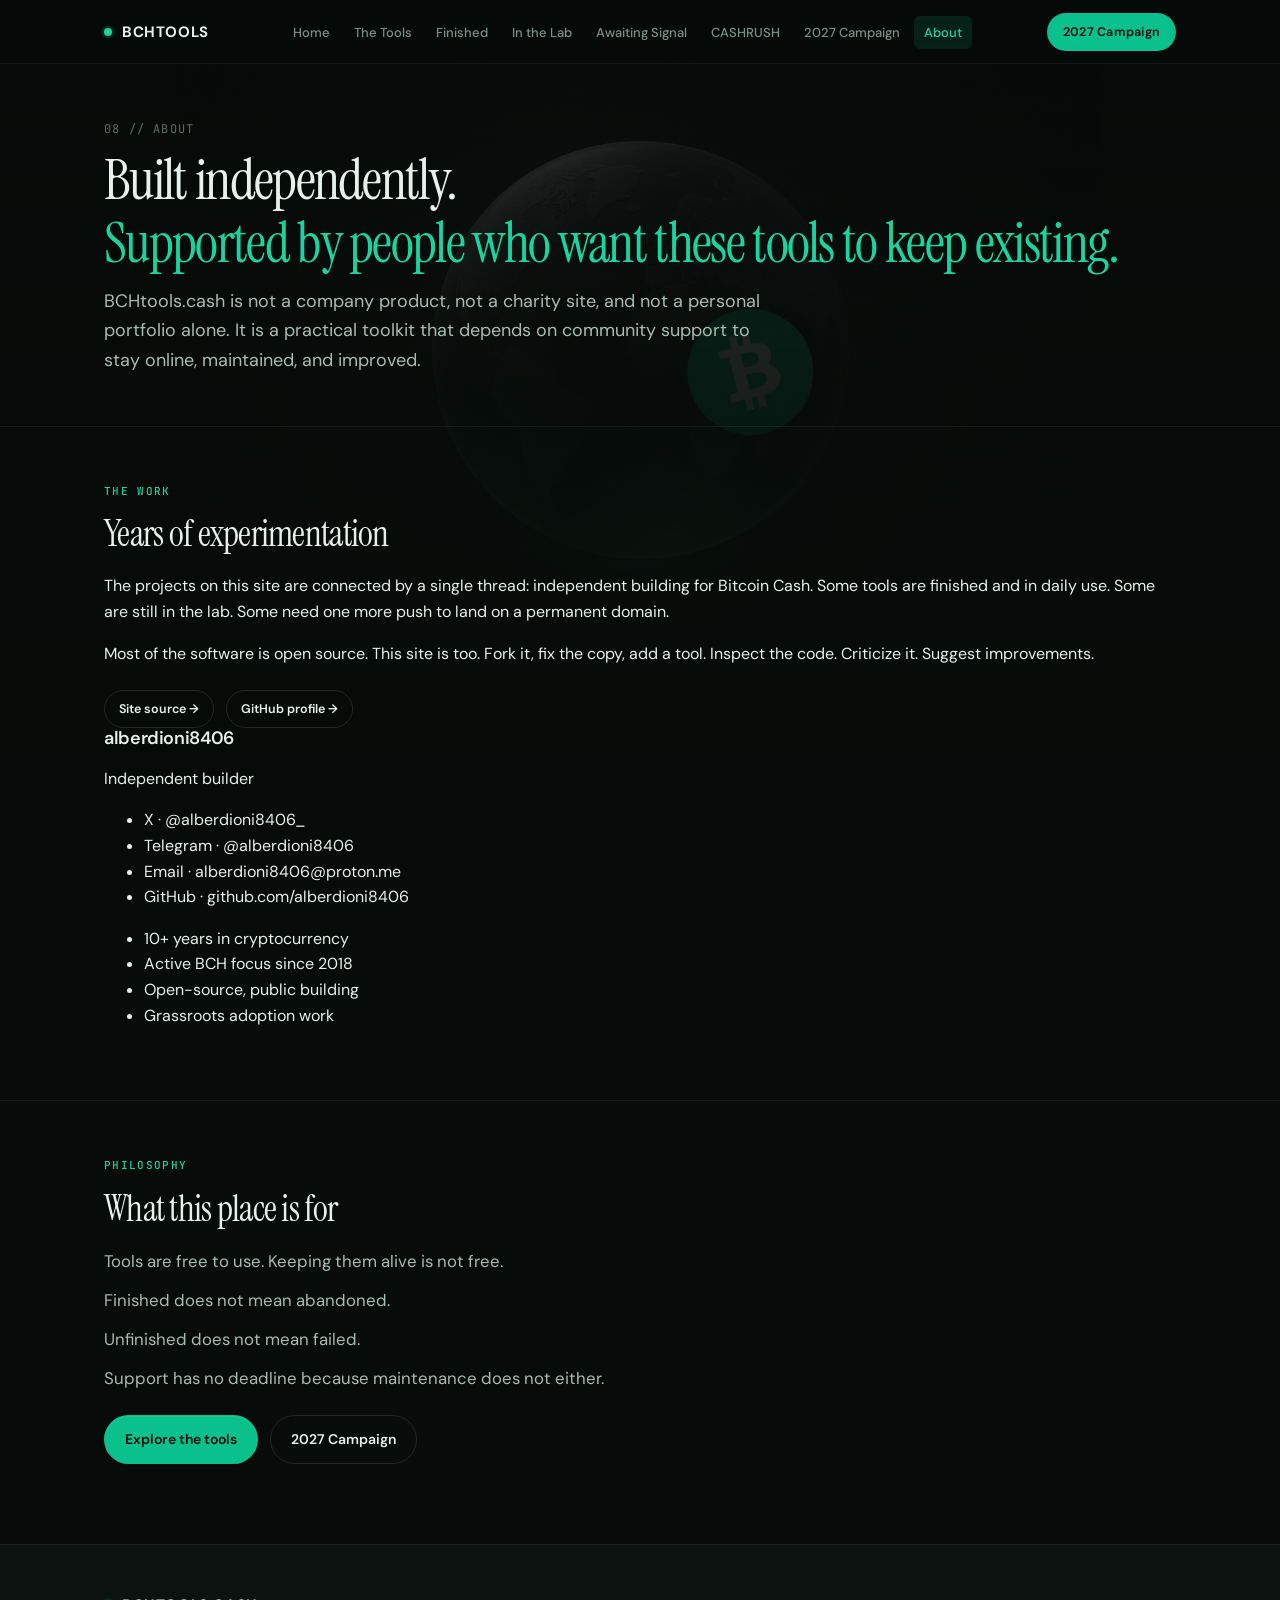
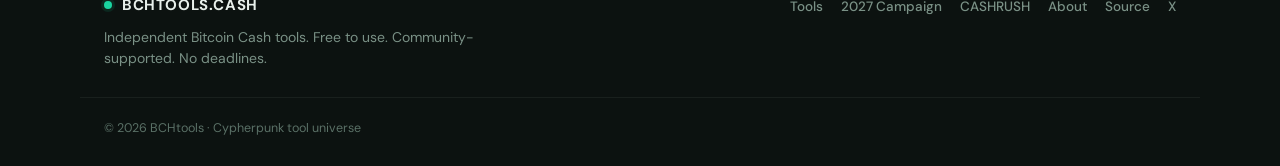
<file: about.html>
<!DOCTYPE html>
<html lang="en">
<head>
<meta charset="UTF-8">
<meta name="viewport" content="width=device-width, initial-scale=1.0">

<link rel="icon" href="favicon.svg" type="image/svg+xml">
<link rel="alternate icon" href="favicon.svg">
<meta name="theme-color" content="#06100c">
<meta name="author" content="alberdioni8406">
<meta name="twitter:card" content="summary_large_image">
<meta name="twitter:site" content="@alberdioni8406_">
<meta name="twitter:creator" content="@alberdioni8406_">
<meta property="og:site_name" content="BCHtools.cash">
<meta property="og:type" content="website">
<meta property="og:locale" content="en_US">
<link rel="me" href="https://x.com/alberdioni8406_">
<link rel="me" href="https://t.me/alberdioni8406">
<link rel="me" href="https://github.com/alberdioni8406">
<meta name="twitter:title" content="About the builder — BCHtools.cash">
<meta name="twitter:description" content="Not a company product. A collection of independent work that depends on people who want these tools to keep existing.">
<meta name="twitter:url" content="https://bchtools.cash/about.html">
<title>About — BCHtools.cash</title>
<meta name="description" content="Independent building for Bitcoin Cash. Years of experiments, tools, and infrastructure kept free to use.">
<meta property="og:title" content="About the builder — BCHtools.cash">
<meta property="og:description" content="Not a company product. A collection of independent work that depends on people who want these tools to keep existing.">
<link rel="stylesheet" href="css/main.css">
<meta property="og:url" content="https://bchtools.cash/about.html">

<meta property="og:image" content="https://bchtools.cash/og-image.png">
<meta property="og:image:secure_url" content="https://bchtools.cash/og-image.png">
<meta property="og:image:type" content="image/png">
<meta property="og:image:width" content="1200">
<meta property="og:image:height" content="630">
<meta property="og:image:alt" content="BCHtools.cash — Independent Bitcoin Cash tools">
<meta name="twitter:image" content="https://bchtools.cash/og-image.png">
<meta name="twitter:image:alt" content="BCHtools.cash — Independent Bitcoin Cash tools">

</head>
<body>
<header class="site-nav">
  <div class="nav-inner">
    <a href="index.html" class="brand"><span class="cursor"></span> BCHTOOLS</a>
    <nav>
      <ul class="nav-links" id="navLinks">
        <li><a href="index.html">Home</a></li>
        <li><a href="tools.html">The Tools</a></li>
        <li><a href="finished.html">Finished</a></li>
        <li><a href="lab.html">In the Lab</a></li>
        <li><a href="awaiting.html">Awaiting Signal</a></li>
        <li><a href="cashrush.html">CASHRUSH</a></li>
        <li><a href="campaign.html">2027 Campaign</a></li>
        <li><a href="about.html" class="active">About</a></li>
      </ul>
    </nav>
    <div style="display:flex;align-items:center;gap:10px;">
      <a href="campaign.html" class="nav-cta">2027 Campaign</a>
      <button class="nav-toggle" id="navToggle" aria-label="Menu">☰</button>
    </div>
  </div>
</header>

<main>
  <div class="page-header">
    <div class="wrap">
      <div class="page-num">08 // ABOUT</div>
      <h1>Built independently.<br><span class="accent">Supported by people who want these tools to keep existing.</span></h1>
      <p class="lede">BCHtools.cash is not a company product, not a charity site, and not a personal portfolio alone. It is a practical toolkit that depends on community support to stay online, maintained, and improved.</p>
    </div>
  </div>

  <section>
    <div class="wrap">
      <div class="about-panel">
        <div>
          <p class="eyebrow">THE WORK</p>
          <h2>Years of experimentation</h2>
          <p>The projects on this site are connected by a single thread: independent building for Bitcoin Cash. Some tools are finished and in daily use. Some are still in the lab. Some need one more push to land on a permanent domain.</p>
          <p>Most of the software is open source. This site is too. Fork it, fix the copy, add a tool. Inspect the code. Criticize it. Suggest improvements.</p>
          <div class="hero-actions mt-24">
            <a href="https://github.com/alberdioni8406/bchhub" target="_blank" rel="noopener" class="btn btn-ghost btn-sm">Site source →</a>
            <a href="https://github.com/alberdioni8406" target="_blank" rel="noopener" class="btn btn-ghost btn-sm">GitHub profile →</a>
          </div>
        </div>
        <div>
          <h3 class="maintainer-name">alberdioni8406</h3>
          <p class="maintainer-tag">Independent builder</p>
          <ul class="about-facts">
            <li><a href="https://x.com/alberdioni8406_" target="_blank" rel="noopener">X · @alberdioni8406_</a></li>
            <li><a href="https://t.me/alberdioni8406" target="_blank" rel="noopener">Telegram · @alberdioni8406</a></li>
            <li><a href="mailto:alberdioni8406@proton.me">Email · alberdioni8406@proton.me</a></li>
            <li><a href="https://github.com/alberdioni8406" target="_blank" rel="noopener">GitHub · github.com/alberdioni8406</a></li>
          </ul>
          <ul class="about-facts secondary">
            <li>10+ years in cryptocurrency</li>
            <li>Active BCH focus since 2018</li>
            <li>Open-source, public building</li>
            <li>Grassroots adoption work</li>
          </ul>
        </div>
      </div>
    </div>
  </section>

  <section>
    <div class="wrap">
      <p class="eyebrow">PHILOSOPHY</p>
      <h2>What this place is for</h2>
      <div class="signal-block">
        <p>Tools are free to use. Keeping them alive is not free.</p>
        <p>Finished does not mean abandoned.</p>
        <p>Unfinished does not mean failed.</p>
        <p>Support has no deadline because maintenance does not either.</p>
      </div>
      <div class="hero-actions mt-24">
        <a href="tools.html" class="btn btn-primary">Explore the tools</a>
        <a href="campaign.html" class="btn btn-ghost">2027 Campaign</a>
      </div>
    </div>
  </section>
</main>

<footer>
  <div class="wrap footer-inner">
    <div class="footer-brand">
      <div class="brand"><span class="cursor"></span> BCHTOOLS.CASH</div>
      <p class="footer-note">Independent Bitcoin Cash tools. Free to use. Community-supported. No deadlines.</p>
    </div>
    <ul class="footer-links">
      <li><a href="tools.html">Tools</a></li>
      <li><a href="campaign.html">2027 Campaign</a></li>
      <li><a href="cashrush.html">CASHRUSH</a></li>
      <li><a href="about.html">About</a></li>
      <li><a href="https://github.com/alberdioni8406/bchhub" target="_blank" rel="noopener">Source</a></li>
      <li><a href="https://x.com/alberdioni8406_" target="_blank" rel="noopener">X</a></li>
    </ul>
  </div>
  <div class="wrap footer-bottom">© <span id="year"></span> BCHtools · Cypherpunk tool universe</div>
</footer>

<script src="js/data.js"></script>
<script src="js/common.js"></script>
<script>BCH.boot();</script>
</body>
</html>
</file>
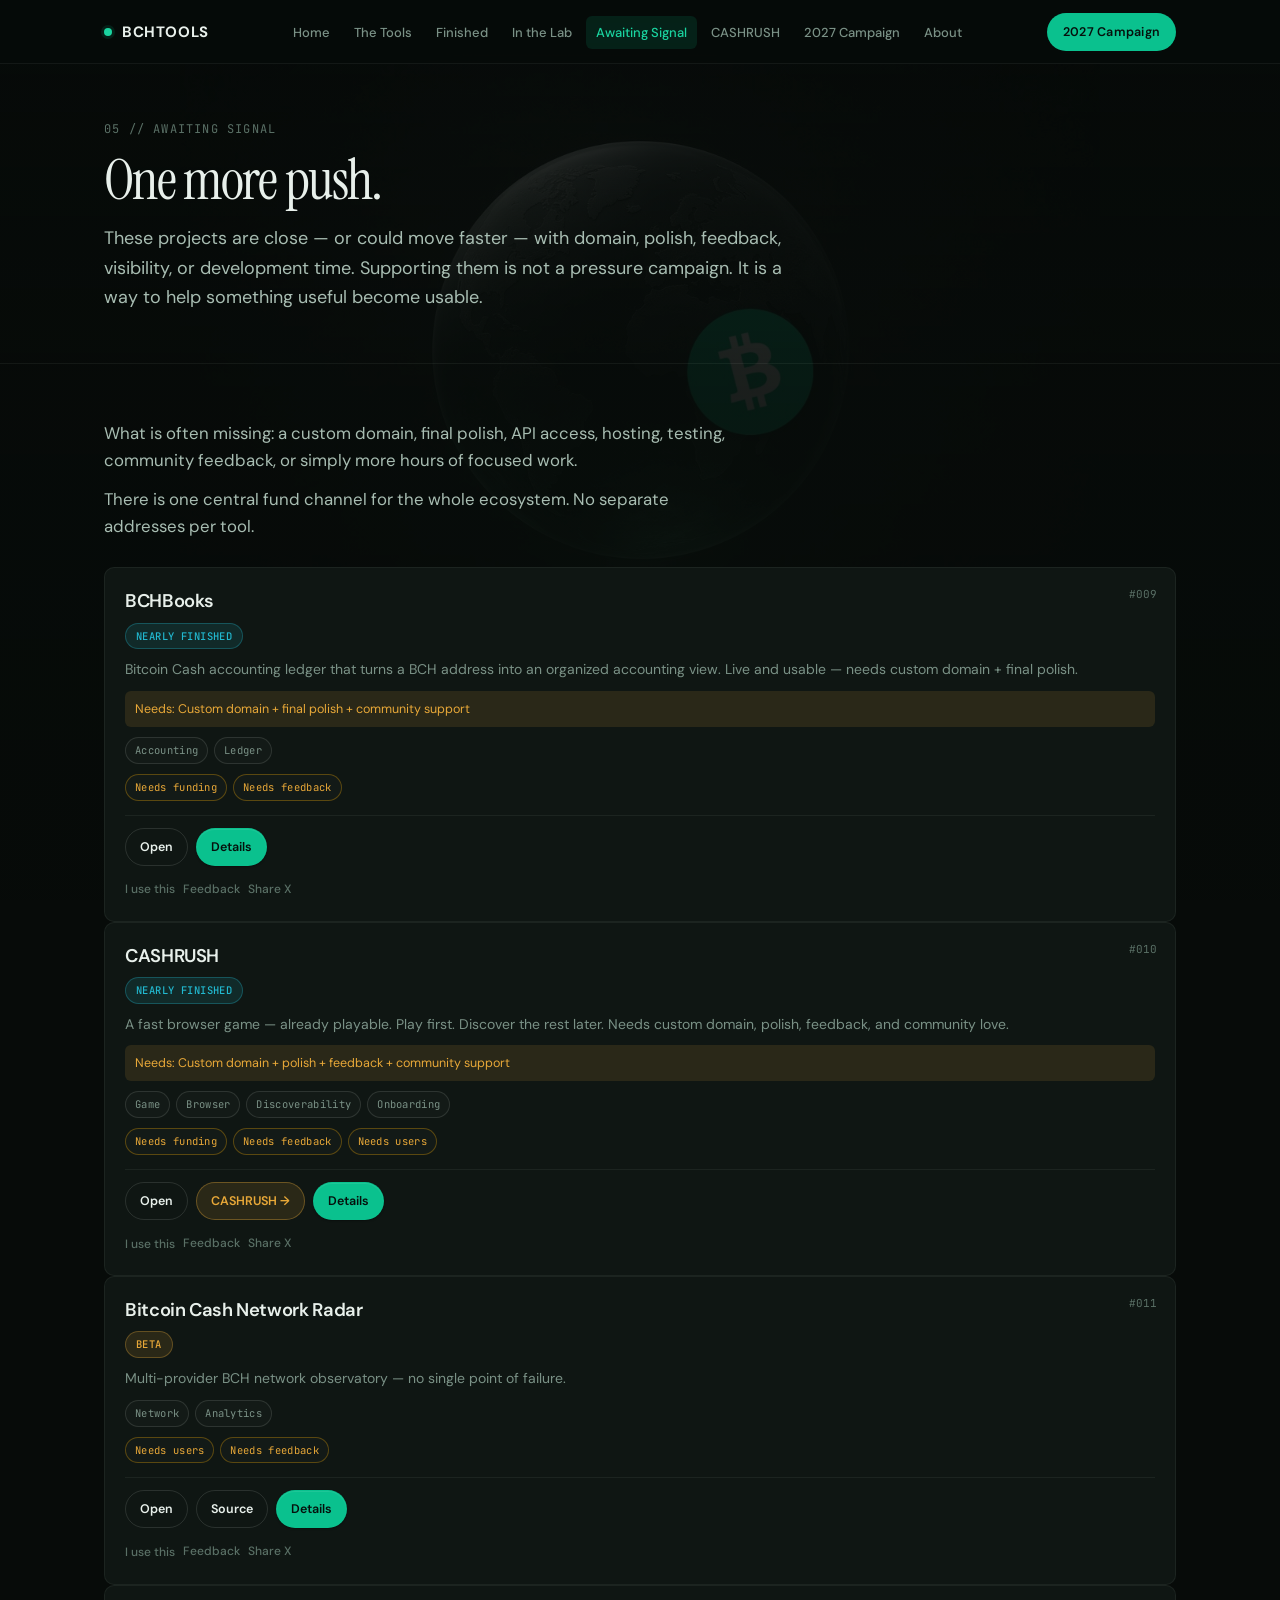
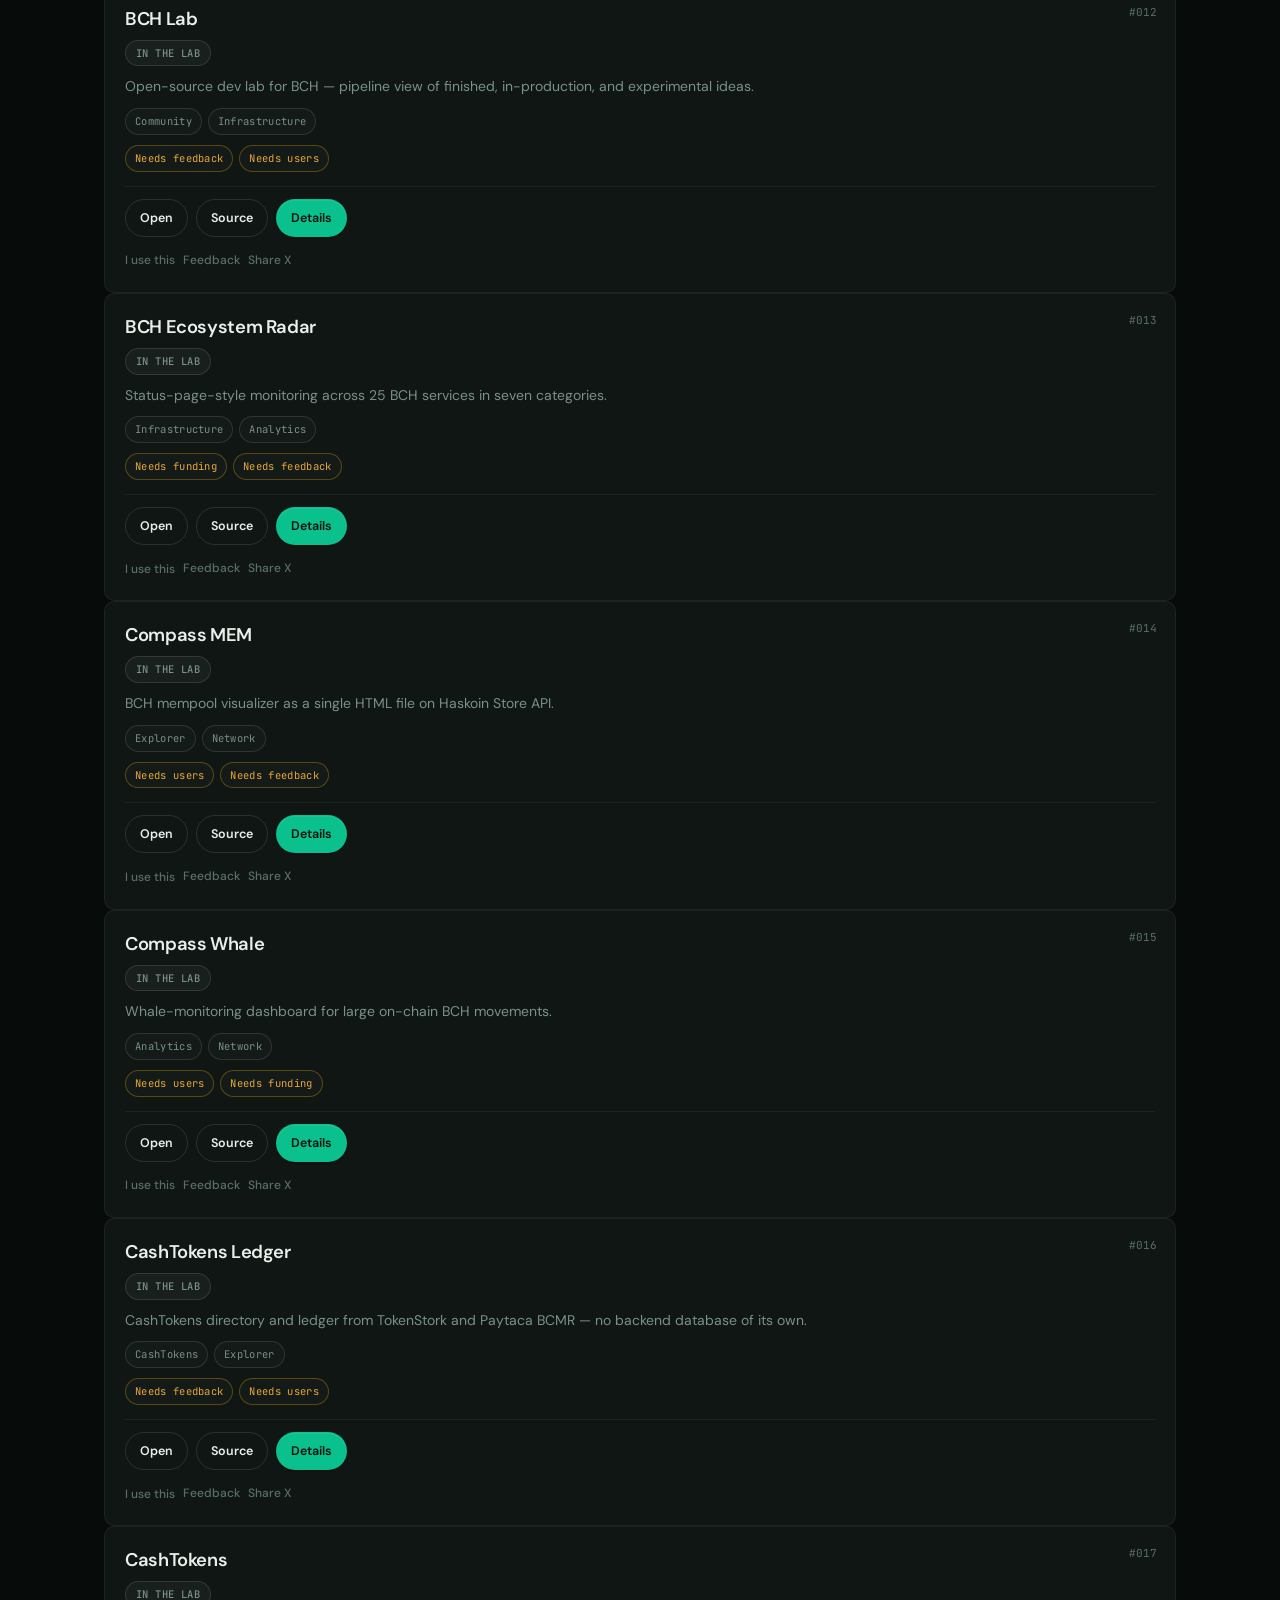
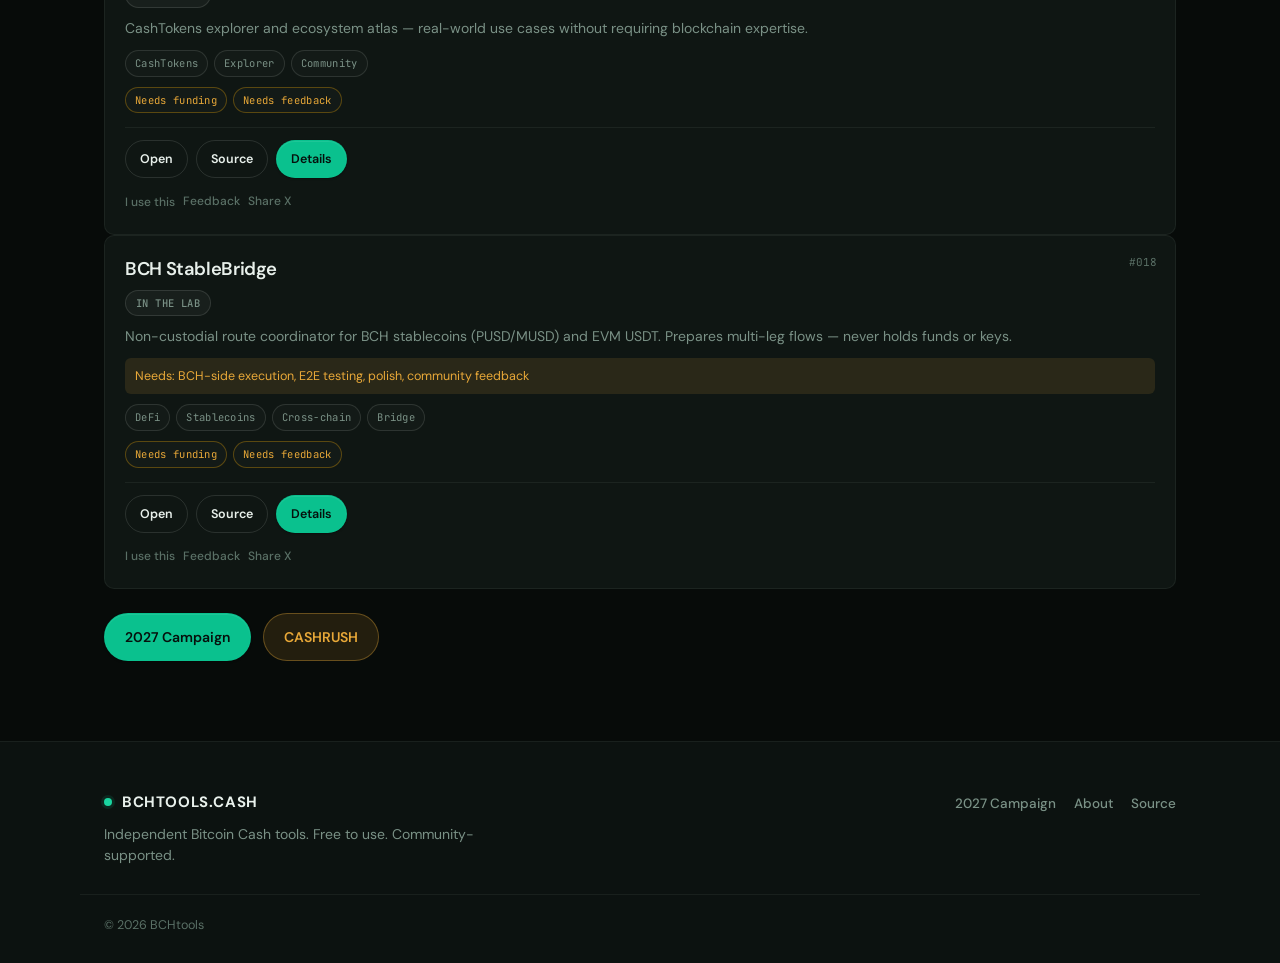
<file: awaiting.html>
<!DOCTYPE html>
<html lang="en">
<head>
<meta charset="UTF-8">
<meta name="viewport" content="width=device-width, initial-scale=1.0">

<link rel="icon" href="favicon.svg" type="image/svg+xml">
<link rel="alternate icon" href="favicon.svg">
<meta name="theme-color" content="#06100c">
<meta name="author" content="alberdioni8406">
<meta name="twitter:card" content="summary_large_image">
<meta name="twitter:site" content="@alberdioni8406_">
<meta name="twitter:creator" content="@alberdioni8406_">
<meta property="og:site_name" content="BCHtools.cash">
<meta property="og:type" content="website">
<meta property="og:locale" content="en_US">
<link rel="me" href="https://x.com/alberdioni8406_">
<link rel="me" href="https://t.me/alberdioni8406">
<link rel="me" href="https://github.com/alberdioni8406">
<meta name="twitter:title" content="Awaiting Signal — BCHtools.cash">
<meta name="twitter:description" content="Projects that could move faster with support, visibility, or a final push.">
<meta name="twitter:url" content="https://bchtools.cash/awaiting.html">
<title>Awaiting Signal — BCHtools.cash</title>
<meta name="description" content="Bitcoin Cash tools that need a domain, polish, feedback, or community support to move forward.">
<meta property="og:title" content="Awaiting Signal — BCHtools.cash">
<meta property="og:description" content="Projects that could move faster with support, visibility, or a final push.">
<link rel="stylesheet" href="css/main.css">
<meta property="og:url" content="https://bchtools.cash/awaiting.html">

<meta property="og:image" content="https://bchtools.cash/og-image.png">
<meta property="og:image:secure_url" content="https://bchtools.cash/og-image.png">
<meta property="og:image:type" content="image/png">
<meta property="og:image:width" content="1200">
<meta property="og:image:height" content="630">
<meta property="og:image:alt" content="BCHtools.cash — Independent Bitcoin Cash tools">
<meta name="twitter:image" content="https://bchtools.cash/og-image.png">
<meta name="twitter:image:alt" content="BCHtools.cash — Independent Bitcoin Cash tools">

</head>
<body>
<header class="site-nav">
  <div class="nav-inner">
    <a href="index.html" class="brand"><span class="cursor"></span> BCHTOOLS</a>
    <nav>
      <ul class="nav-links" id="navLinks">
        <li><a href="index.html">Home</a></li>
        <li><a href="tools.html">The Tools</a></li>
        <li><a href="finished.html">Finished</a></li>
        <li><a href="lab.html">In the Lab</a></li>
        <li><a href="awaiting.html" class="active">Awaiting Signal</a></li>
        <li><a href="cashrush.html">CASHRUSH</a></li>
        <li><a href="campaign.html">2027 Campaign</a></li>
        <li><a href="about.html">About</a></li>
      </ul>
    </nav>
    <div style="display:flex;align-items:center;gap:10px;">
      <a href="campaign.html" class="nav-cta">2027 Campaign</a>
      <button class="nav-toggle" id="navToggle" aria-label="Menu">☰</button>
    </div>
  </div>
</header>
<main>
  <div class="page-header">
    <div class="wrap">
      <div class="page-num">05 // AWAITING SIGNAL</div>
      <h1>One more push.</h1>
      <p class="lede">These projects are close — or could move faster — with domain, polish, feedback, visibility, or development time. Supporting them is not a pressure campaign. It is a way to help something useful become usable.</p>
    </div>
  </div>
  <section>
    <div class="wrap">
      <div class="signal-block" style="margin-bottom:28px;">
        <p>What is often missing: a custom domain, final polish, API access, hosting, testing, community feedback, or simply more hours of focused work.</p>
        <p>There is one central fund channel for the whole ecosystem. No separate addresses per tool.</p>
      </div>
      <div class="project-grid" id="projectGrid"></div>
      <div class="hero-actions mt-24">
        <a href="campaign.html" class="btn btn-primary">2027 Campaign</a>
        <a href="cashrush.html" class="btn btn-amber">CASHRUSH</a>
      </div>
    </div>
  </section>
</main>
<div class="modal-overlay" id="modalOverlay">
  <div class="modal" role="dialog" aria-modal="true">
    <button class="modal-close" id="modalClose" aria-label="Close">✕</button>
    <div id="modalContent"></div>
  </div>
</div>
<footer>
  <div class="wrap footer-inner">
    <div class="footer-brand">
      <div class="brand"><span class="cursor"></span> BCHTOOLS.CASH</div>
      <p class="footer-note">Independent Bitcoin Cash tools. Free to use. Community-supported.</p>
    </div>
    <ul class="footer-links">
      <li><a href="campaign.html">2027 Campaign</a></li>
      <li><a href="about.html">About</a></li>
      <li><a href="https://github.com/alberdioni8406/bchhub" target="_blank" rel="noopener">Source</a></li>
    </ul>
  </div>
  <div class="wrap footer-bottom">© <span id="year"></span> BCHtools</div>
</footer>
<script src="js/data.js"></script>
<script src="js/common.js"></script>
<script>
BCH.boot();
BCH.renderGrid("projectGrid", getAwaiting());
</script>
</body>
</html>
</file>
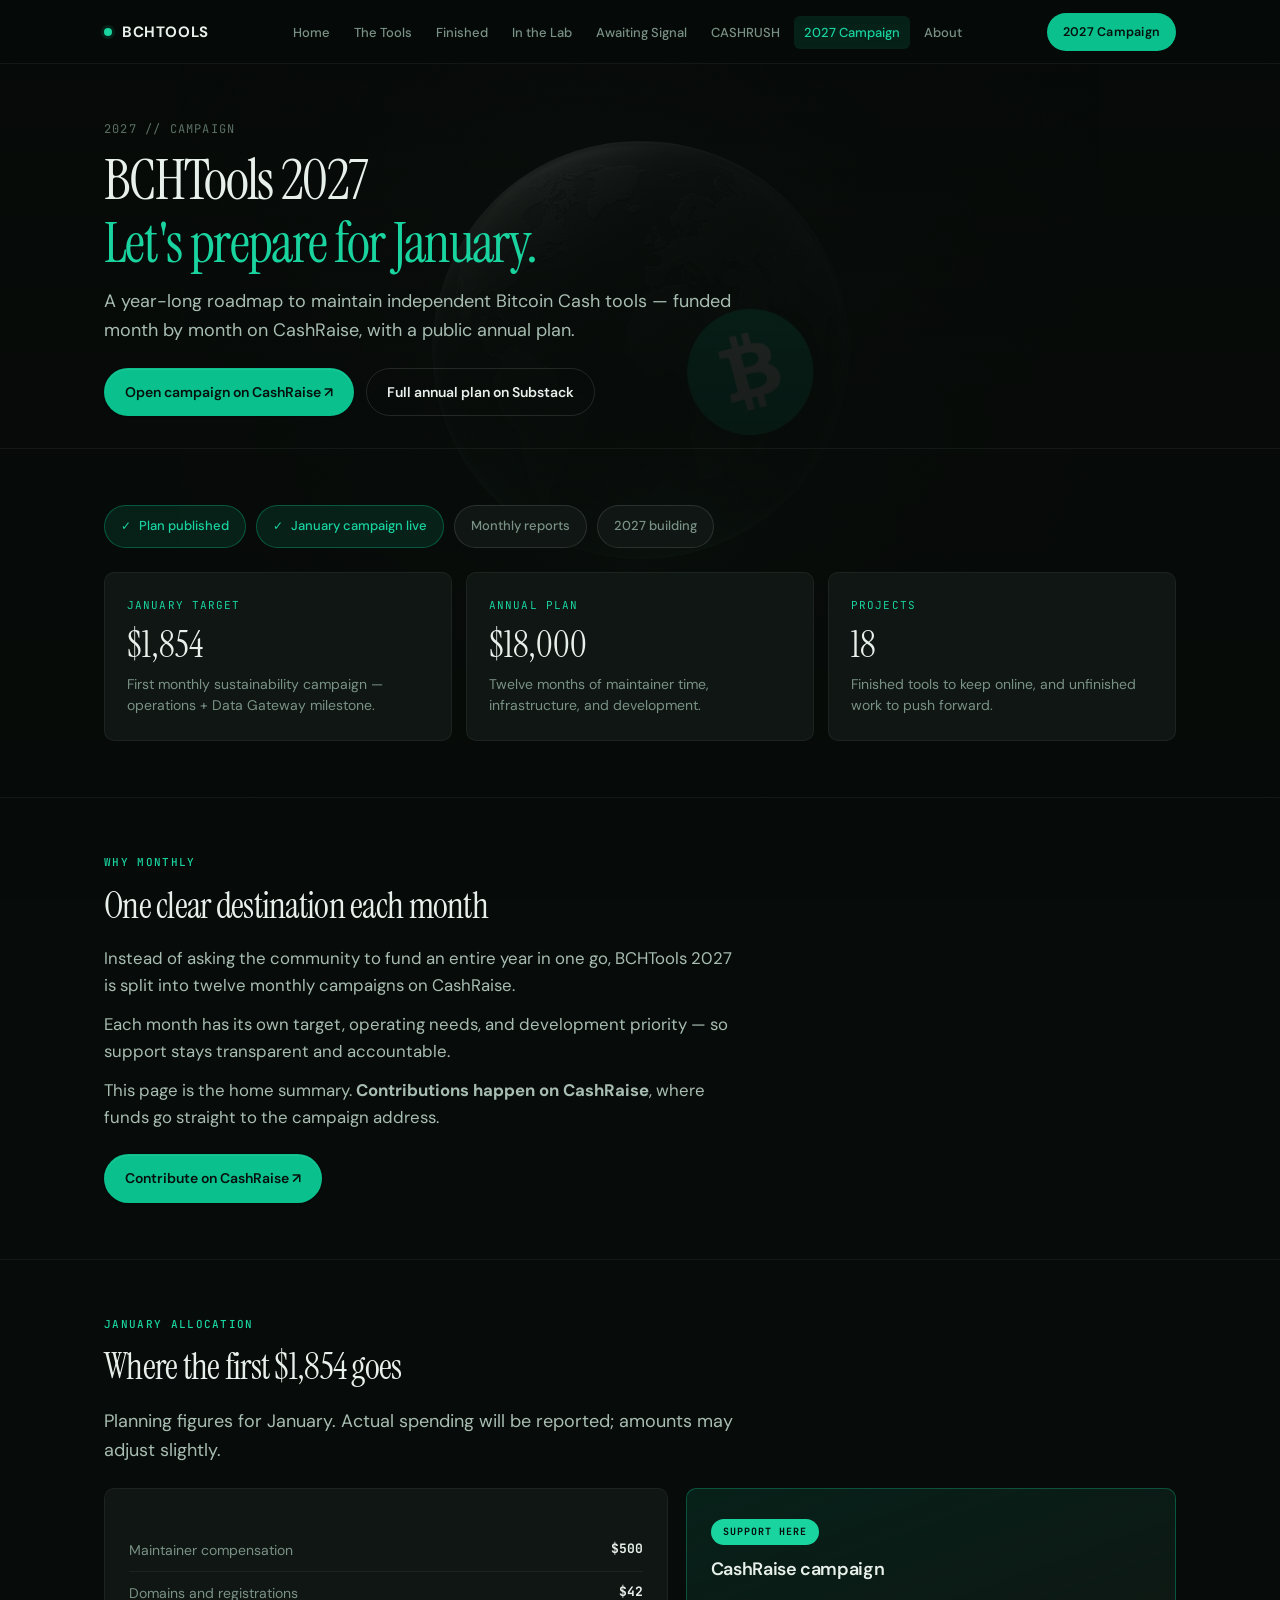
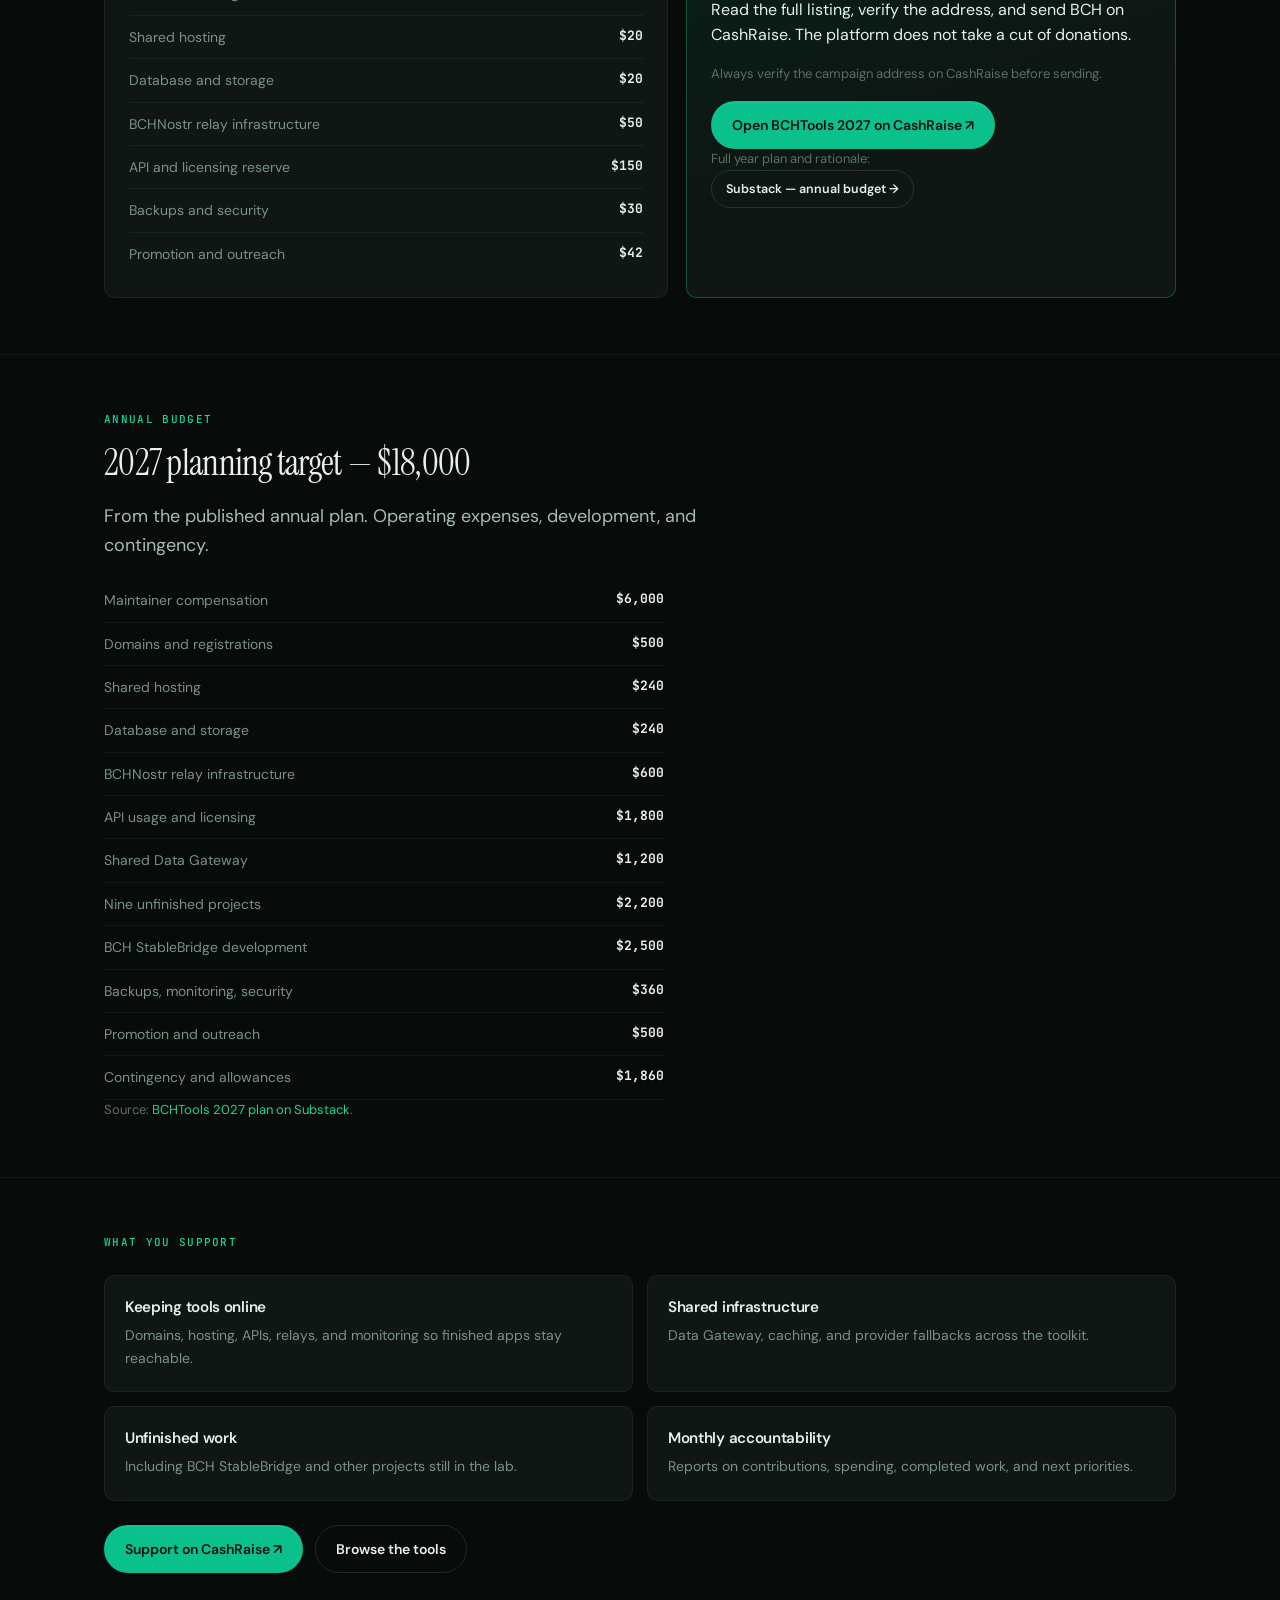
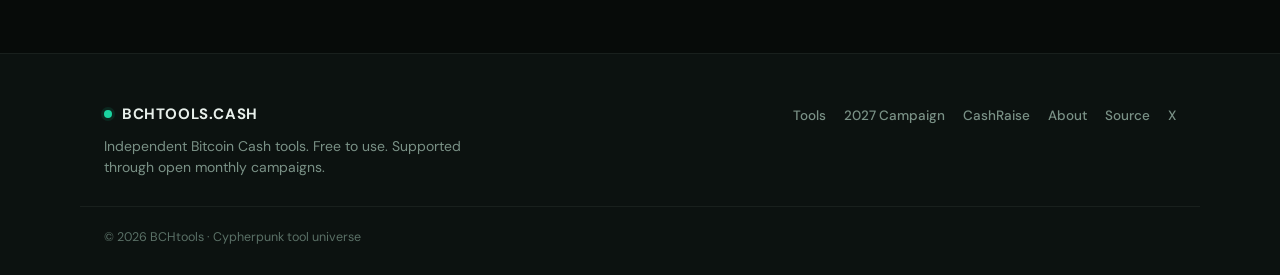
<file: campaign.html>
<!DOCTYPE html>
<html lang="en">
<head>
<meta charset="UTF-8">
<meta name="viewport" content="width=device-width, initial-scale=1.0">
<link rel="icon" href="favicon.svg" type="image/svg+xml">
<link rel="alternate icon" href="favicon.svg">
<meta name="theme-color" content="#06100c">
<meta name="author" content="alberdioni8406">
<meta name="twitter:card" content="summary_large_image">
<meta name="twitter:site" content="@alberdioni8406_">
<meta name="twitter:creator" content="@alberdioni8406_">
<meta property="og:site_name" content="BCHtools.cash">
<meta property="og:type" content="website">
<meta property="og:locale" content="en_US">
<meta name="twitter:title" content="BCHTools 2027 — Monthly sustainability on CashRaise">
<meta name="twitter:description" content="Prepare January and support a full year of independent Bitcoin Cash tools. Monthly campaigns on CashRaise. Full plan on Substack.">
<meta name="twitter:url" content="https://bchtools.cash/campaign.html">
<title>BCHTools 2027 Campaign — BCHtools.cash</title>
<meta name="description" content="BCHTools 2027: monthly sustainability campaigns on CashRaise. January target, annual plan, and a clear path to support independent Bitcoin Cash tools.">
<meta property="og:title" content="BCHTools 2027 — Let's Prepare For January">
<meta property="og:description" content="Monthly support for 18 independent BCH tools. Read the plan here, contribute on CashRaise.">
<meta property="og:url" content="https://bchtools.cash/campaign.html">
<meta property="og:image" content="https://bchtools.cash/og-image.png">
<meta property="og:image:width" content="1200">
<meta property="og:image:height" content="630">
<meta name="twitter:image" content="https://bchtools.cash/og-image.png">
<link rel="stylesheet" href="css/main.css">
</head>
<body>
<header class="site-nav">
  <div class="nav-inner">
    <a href="index.html" class="brand"><span class="cursor"></span> BCHTOOLS</a>
    <nav>
      <ul class="nav-links" id="navLinks">
        <li><a href="index.html">Home</a></li>
        <li><a href="tools.html">The Tools</a></li>
        <li><a href="finished.html">Finished</a></li>
        <li><a href="lab.html">In the Lab</a></li>
        <li><a href="awaiting.html">Awaiting Signal</a></li>
        <li><a href="cashrush.html">CASHRUSH</a></li>
        <li><a href="campaign.html" class="active">2027 Campaign</a></li>
        <li><a href="about.html">About</a></li>
      </ul>
    </nav>
    <div style="display:flex;align-items:center;gap:10px;">
      <a href="campaign.html" class="nav-cta">2027 Campaign</a>
      <button class="nav-toggle" id="navToggle" aria-label="Menu">☰</button>
    </div>
  </div>
</header>

<main>
  <div class="page-header">
    <div class="wrap">
      <div class="page-num">2027 // CAMPAIGN</div>
      <h1>BCHTools 2027<br><span class="accent">Let's prepare for January.</span></h1>
      <p class="lede">A year-long roadmap to maintain independent Bitcoin Cash tools — funded month by month on CashRaise, with a public annual plan.</p>
      <div class="hero-actions" style="margin-top:22px;">
        <a class="btn btn-primary" id="cashraiseCta" href="https://www.cashraise.online/campaign/bchtools-2027-let-s-prepare-for-january-d2a7a811" target="_blank" rel="noopener">Open campaign on CashRaise ↗</a>
        <a class="btn btn-ghost" href="https://alberdioni8406.substack.com/p/bchtools-2027-a-new-approach-to-funding" target="_blank" rel="noopener">Full annual plan on Substack</a>
      </div>
    </div>
  </div>

  <section>
    <div class="wrap">
      <div class="pipeline-stages" style="margin-top:0;">
        <span class="stage-pill stage-done"><span class="stage-check">✓</span> Plan published</span>
        <span class="stage-pill stage-done"><span class="stage-check">✓</span> January campaign live</span>
        <span class="stage-pill">Monthly reports</span>
        <span class="stage-pill">2027 building</span>
      </div>

      <div class="status-cards" style="margin-top:8px;">
        <div class="status-card" style="cursor:default;">
          <div class="status-card-label">JANUARY TARGET</div>
          <div class="status-card-value">$1,854</div>
          <p>First monthly sustainability campaign — operations + Data Gateway milestone.</p>
        </div>
        <div class="status-card" style="cursor:default;">
          <div class="status-card-label">ANNUAL PLAN</div>
          <div class="status-card-value">$18,000</div>
          <p>Twelve months of maintainer time, infrastructure, and development.</p>
        </div>
        <div class="status-card" style="cursor:default;">
          <div class="status-card-label">PROJECTS</div>
          <div class="status-card-value" id="toolCount">18</div>
          <p>Finished tools to keep online, and unfinished work to push forward.</p>
        </div>
      </div>
    </div>
  </section>

  <section>
    <div class="wrap">
      <p class="eyebrow">WHY MONTHLY</p>
      <h2>One clear destination each month</h2>
      <div class="signal-block">
        <p>Instead of asking the community to fund an entire year in one go, BCHTools 2027 is split into twelve monthly campaigns on CashRaise.</p>
        <p>Each month has its own target, operating needs, and development priority — so support stays transparent and accountable.</p>
        <p>This page is the home summary. <strong>Contributions happen on CashRaise</strong>, where funds go straight to the campaign address.</p>
      </div>
      <div class="hero-actions mt-24">
        <a class="btn btn-primary" href="https://www.cashraise.online/campaign/bchtools-2027-let-s-prepare-for-january-d2a7a811" target="_blank" rel="noopener">Contribute on CashRaise ↗</a>
      </div>
    </div>
  </section>

  <section>
    <div class="wrap">
      <p class="eyebrow">JANUARY ALLOCATION</p>
      <h2>Where the first $1,854 goes</h2>
      <p class="lede">Planning figures for January. Actual spending will be reported; amounts may adjust slightly.</p>
      <div class="campaign-grid" style="margin-top:22px;">
        <div class="campaign-card">
          <ul class="budget-list">
            <li><span>Maintainer compensation</span><strong>$500</strong></li>
            <li><span>Domains and registrations</span><strong>$42</strong></li>
            <li><span>Shared hosting</span><strong>$20</strong></li>
            <li><span>Database and storage</span><strong>$20</strong></li>
            <li><span>BCHNostr relay infrastructure</span><strong>$50</strong></li>
            <li><span>API and licensing reserve</span><strong>$150</strong></li>
            <li><span>Backups and security</span><strong>$30</strong></li>
            <li><span>Promotion and outreach</span><strong>$42</strong></li>
            <li><span>Development: BCHTools Data Gateway</span><strong>$1,000</strong></li>
            <li><span><strong>January total</strong></span><strong>$1,854</strong></li>
          </ul>
        </div>
        <div class="campaign-card campaign-primary">
          <div class="campaign-badge">SUPPORT HERE</div>
          <h3>CashRaise campaign</h3>
          <p>Read the full listing, verify the address, and send BCH on CashRaise. The platform does not take a cut of donations.</p>
          <p class="cost-note">Always verify the campaign address on CashRaise before sending.</p>
          <div class="hero-actions" style="margin-top:16px;">
            <a class="btn btn-primary" href="https://www.cashraise.online/campaign/bchtools-2027-let-s-prepare-for-january-d2a7a811" target="_blank" rel="noopener">Open BCHTools 2027 on CashRaise ↗</a>
          </div>
          <p class="cost-note mt-16">Full year plan and rationale:</p>
          <a class="btn btn-ghost btn-sm" href="https://alberdioni8406.substack.com/p/bchtools-2027-a-new-approach-to-funding" target="_blank" rel="noopener">Substack — annual budget →</a>
        </div>
      </div>
    </div>
  </section>

  <section>
    <div class="wrap">
      <p class="eyebrow">ANNUAL BUDGET</p>
      <h2>2027 planning target — $18,000</h2>
      <p class="lede">From the published annual plan. Operating expenses, development, and contingency.</p>
      <ul class="budget-list" id="budgetList" style="max-width:560px;max-height:none;"></ul>
      <p class="cost-note mt-16">Source: <a href="https://alberdioni8406.substack.com/p/bchtools-2027-a-new-approach-to-funding" target="_blank" rel="noopener" style="color:var(--green-bright);">BCHTools 2027 plan on Substack</a>.</p>
    </div>
  </section>

  <section>
    <div class="wrap">
      <p class="eyebrow">WHAT YOU SUPPORT</p>
      <div class="why-grid">
        <div class="why-card">
          <h4>Keeping tools online</h4>
          <p>Domains, hosting, APIs, relays, and monitoring so finished apps stay reachable.</p>
        </div>
        <div class="why-card">
          <h4>Shared infrastructure</h4>
          <p>Data Gateway, caching, and provider fallbacks across the toolkit.</p>
        </div>
        <div class="why-card">
          <h4>Unfinished work</h4>
          <p>Including BCH StableBridge and other projects still in the lab.</p>
        </div>
        <div class="why-card">
          <h4>Monthly accountability</h4>
          <p>Reports on contributions, spending, completed work, and next priorities.</p>
        </div>
      </div>
      <div class="hero-actions mt-24">
        <a class="btn btn-primary" href="https://www.cashraise.online/campaign/bchtools-2027-let-s-prepare-for-january-d2a7a811" target="_blank" rel="noopener">Support on CashRaise ↗</a>
        <a class="btn btn-ghost" href="tools.html">Browse the tools</a>
      </div>
    </div>
  </section>
</main>

<footer>
  <div class="wrap footer-inner">
    <div class="footer-brand">
      <div class="brand"><span class="cursor"></span> BCHTOOLS.CASH</div>
      <p class="footer-note">Independent Bitcoin Cash tools. Free to use. Supported through open monthly campaigns.</p>
    </div>
    <ul class="footer-links">
      <li><a href="tools.html">Tools</a></li>
      <li><a href="campaign.html">2027 Campaign</a></li>
      <li><a href="https://www.cashraise.online/campaign/bchtools-2027-let-s-prepare-for-january-d2a7a811" target="_blank" rel="noopener">CashRaise</a></li>
      <li><a href="about.html">About</a></li>
      <li><a href="https://github.com/alberdioni8406/bchhub" target="_blank" rel="noopener">Source</a></li>
      <li><a href="https://x.com/alberdioni8406_" target="_blank" rel="noopener">X</a></li>
    </ul>
  </div>
  <div class="wrap footer-bottom">© <span id="year"></span> BCHtools · Cypherpunk tool universe</div>
</footer>

<script src="js/data.js"></script>
<script src="js/common.js"></script>
<script>
BCH.boot();
(function () {
  if (typeof PROJECTS !== "undefined") {
    const el = document.getElementById("toolCount");
    if (el) el.textContent = PROJECTS.length;
  }
  const list = document.getElementById("budgetList");
  if (list && typeof CAMPAIGN_2027 !== "undefined" && CAMPAIGN_2027.budget) {
    list.innerHTML = CAMPAIGN_2027.budget.map(b =>
      `<li><span>${b.item}</span><strong>$${Number(b.amount).toLocaleString()}</strong></li>`
    ).join("");
  }
  if (typeof CAMPAIGN_2027 !== "undefined" && CAMPAIGN_2027.url) {
    document.querySelectorAll('a[href*="cashraise.online/campaign"]').forEach(a => {
      a.href = CAMPAIGN_2027.url;
    });
  }
})();
</script>
</body>
</html>
</file>
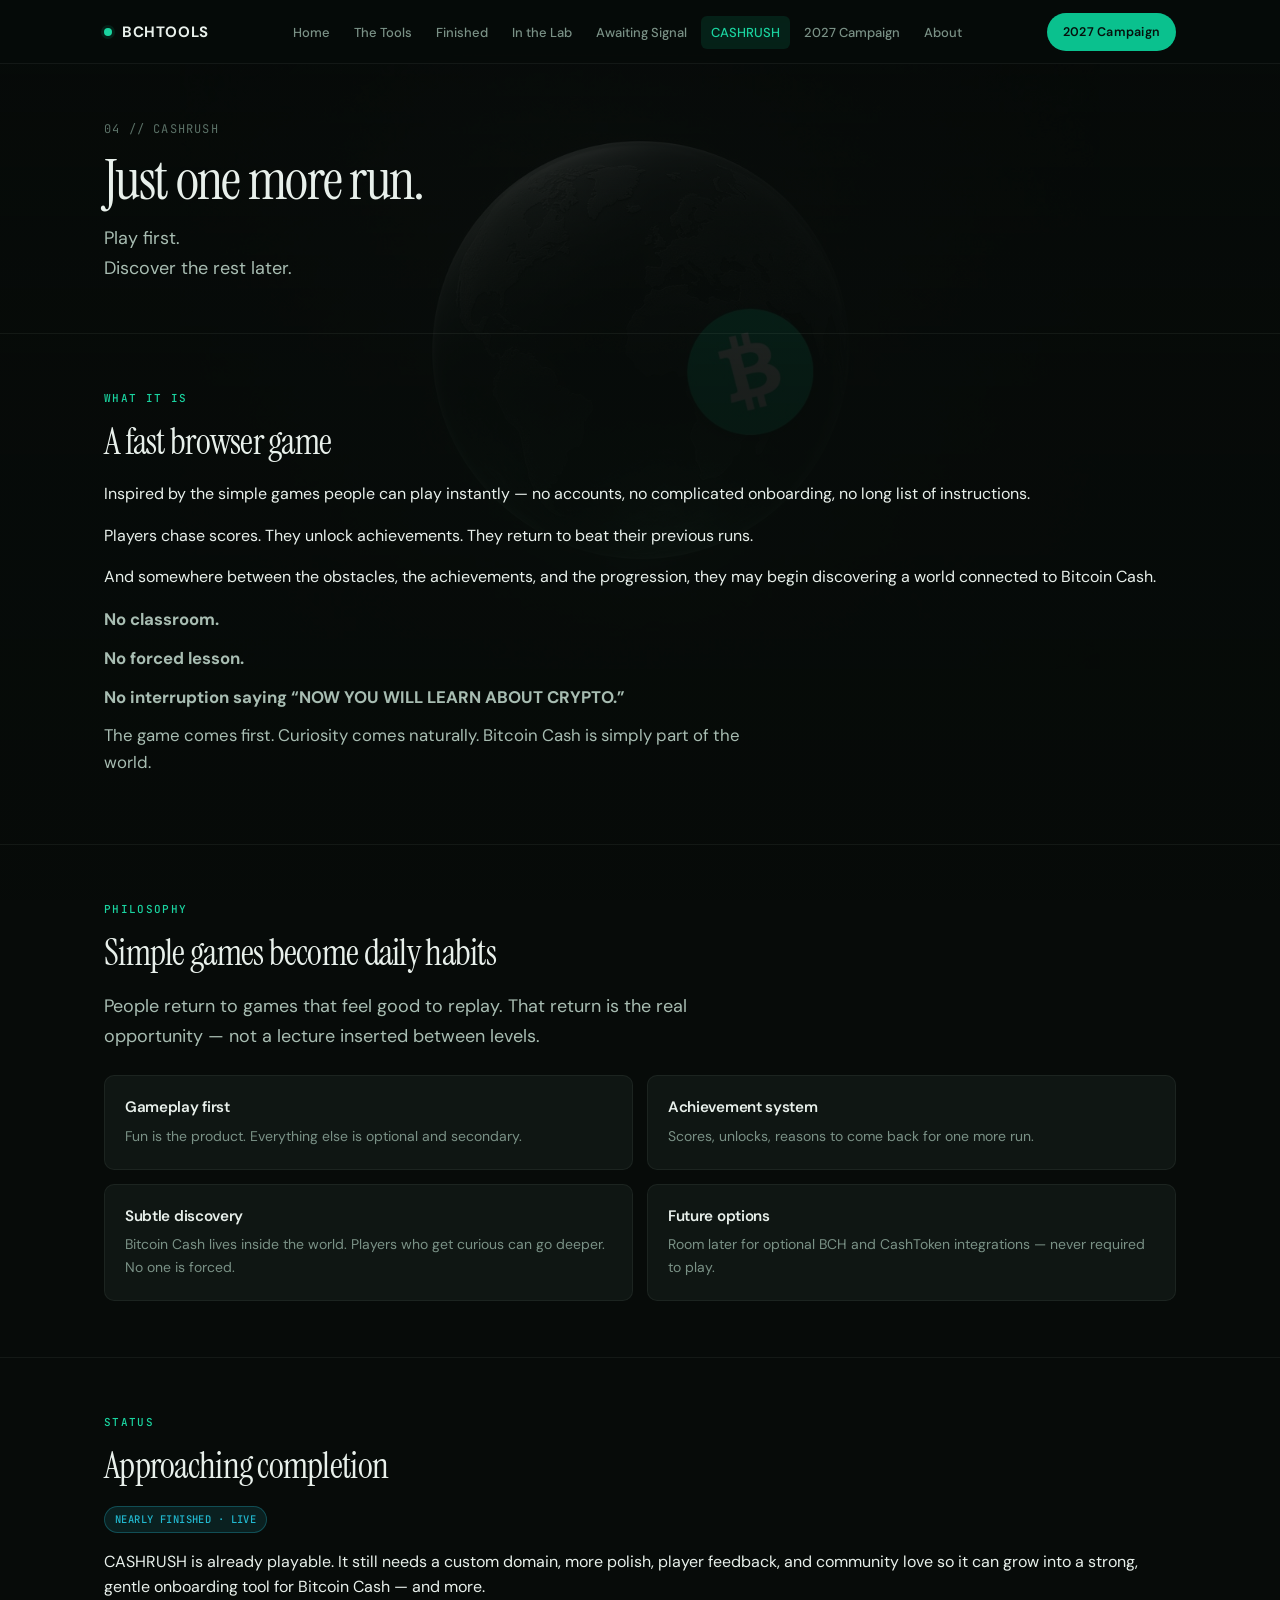
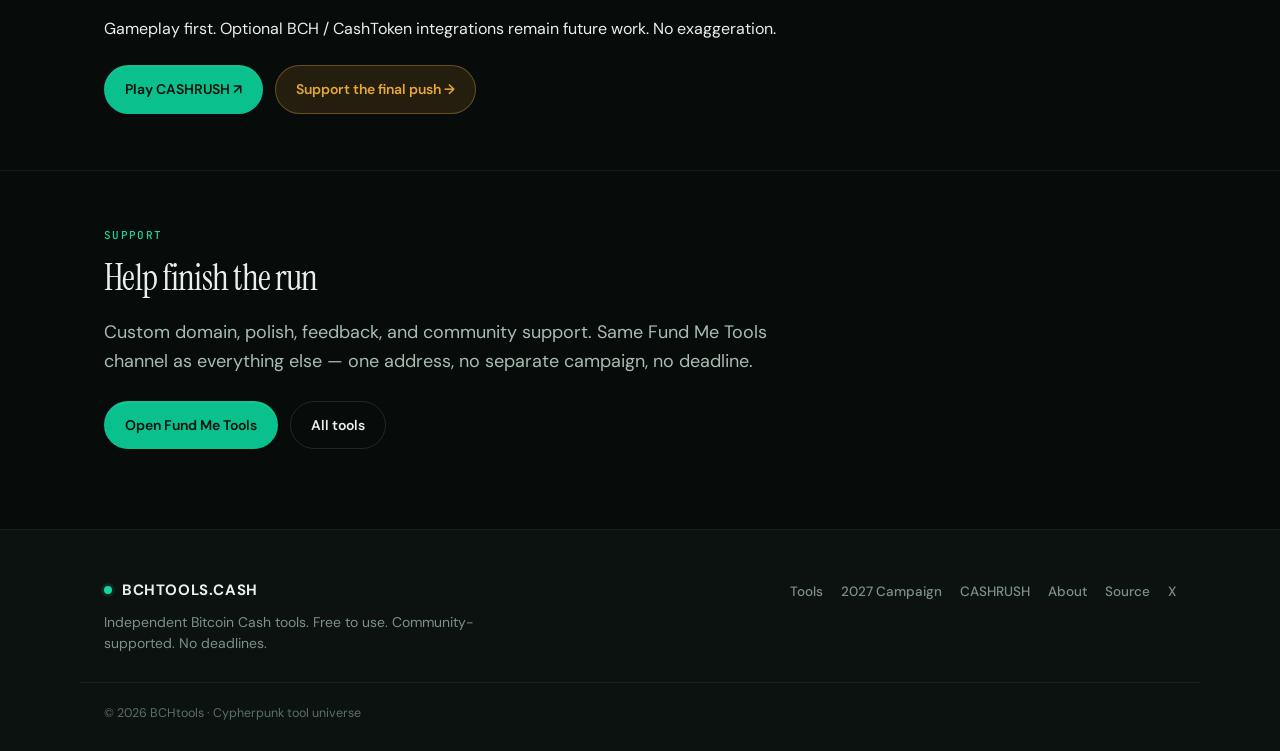
<file: cashrush.html>
<!DOCTYPE html>
<html lang="en">
<head>
<meta charset="UTF-8">
<meta name="viewport" content="width=device-width, initial-scale=1.0">

<link rel="icon" href="favicon.svg" type="image/svg+xml">
<link rel="alternate icon" href="favicon.svg">
<meta name="theme-color" content="#06100c">
<meta name="author" content="alberdioni8406">
<meta name="twitter:card" content="summary_large_image">
<meta name="twitter:site" content="@alberdioni8406_">
<meta name="twitter:creator" content="@alberdioni8406_">
<meta property="og:site_name" content="BCHtools.cash">
<meta property="og:type" content="website">
<meta property="og:locale" content="en_US">
<link rel="me" href="https://x.com/alberdioni8406_">
<link rel="me" href="https://t.me/alberdioni8406">
<link rel="me" href="https://github.com/alberdioni8406">
<meta name="twitter:title" content="CASHRUSH — Just one more run">
<meta name="twitter:description" content="Play first. Discover the rest later. Already playable — needs domain, polish, and community love.">
<meta name="twitter:url" content="https://bchtools.cash/cashrush.html">
<title>CASHRUSH — Just one more run · BCHtools.cash</title>
<meta name="description" content="CASHRUSH is live and playable. A fast browser game for Bitcoin Cash discovery. Play first. Discover the rest later. Needs custom domain, polish, and community support.">
<meta property="og:title" content="CASHRUSH — Just one more run">
<meta property="og:description" content="Play first. Discover the rest later. Already playable — needs domain, polish, and community love.">
<link rel="stylesheet" href="css/main.css">
<meta property="og:url" content="https://bchtools.cash/cashrush.html">

<meta property="og:image" content="https://bchtools.cash/og-image.png">
<meta property="og:image:secure_url" content="https://bchtools.cash/og-image.png">
<meta property="og:image:type" content="image/png">
<meta property="og:image:width" content="1200">
<meta property="og:image:height" content="630">
<meta property="og:image:alt" content="BCHtools.cash — Independent Bitcoin Cash tools">
<meta name="twitter:image" content="https://bchtools.cash/og-image.png">
<meta name="twitter:image:alt" content="BCHtools.cash — Independent Bitcoin Cash tools">

</head>
<body class="page-cashrush">
<header class="site-nav">
  <div class="nav-inner">
    <a href="index.html" class="brand"><span class="cursor"></span> BCHTOOLS</a>
    <nav>
      <ul class="nav-links" id="navLinks">
        <li><a href="index.html">Home</a></li>
        <li><a href="tools.html">The Tools</a></li>
        <li><a href="finished.html">Finished</a></li>
        <li><a href="lab.html">In the Lab</a></li>
        <li><a href="awaiting.html">Awaiting Signal</a></li>
        <li><a href="cashrush.html" class="active">CASHRUSH</a></li>
        <li><a href="campaign.html">2027 Campaign</a></li>
        <li><a href="about.html">About</a></li>
      </ul>
    </nav>
    <div style="display:flex;align-items:center;gap:10px;">
      <a href="campaign.html" class="nav-cta">2027 Campaign</a>
      <button class="nav-toggle" id="navToggle" aria-label="Menu">☰</button>
    </div>
  </div>
</header>

<main>
  <div class="page-header cashrush-hero">
    <div class="wrap">
      <div class="page-num">04 // CASHRUSH</div>
      <h1>Just one more run.</h1>
      <p class="lede cashrush-tagline">Play first.<br>Discover the rest later.</p>
    </div>
  </div>

  <section>
    <div class="wrap">
      <div class="cashrush-grid">
        <div>
          <p class="eyebrow">WHAT IT IS</p>
          <h2>A fast browser game</h2>
          <p>Inspired by the simple games people can play instantly — no accounts, no complicated onboarding, no long list of instructions.</p>
          <p>Players chase scores. They unlock achievements. They return to beat their previous runs.</p>
          <p>And somewhere between the obstacles, the achievements, and the progression, they may begin discovering a world connected to Bitcoin Cash.</p>
        </div>
        <div class="cashrush-aside">
          <div class="signal-block">
            <p><strong>No classroom.</strong></p>
            <p><strong>No forced lesson.</strong></p>
            <p><strong>No interruption saying “NOW YOU WILL LEARN ABOUT CRYPTO.”</strong></p>
            <p>The game comes first. Curiosity comes naturally. Bitcoin Cash is simply part of the world.</p>
          </div>
        </div>
      </div>
    </div>
  </section>

  <section>
    <div class="wrap">
      <p class="eyebrow">PHILOSOPHY</p>
      <h2>Simple games become daily habits</h2>
      <p class="lede">People return to games that feel good to replay. That return is the real opportunity — not a lecture inserted between levels.</p>
      <div class="why-grid mt-24">
        <div class="why-card">
          <h4>Gameplay first</h4>
          <p>Fun is the product. Everything else is optional and secondary.</p>
        </div>
        <div class="why-card">
          <h4>Achievement system</h4>
          <p>Scores, unlocks, reasons to come back for one more run.</p>
        </div>
        <div class="why-card">
          <h4>Subtle discovery</h4>
          <p>Bitcoin Cash lives inside the world. Players who get curious can go deeper. No one is forced.</p>
        </div>
        <div class="why-card">
          <h4>Future options</h4>
          <p>Room later for optional BCH and CashToken integrations — never required to play.</p>
        </div>
      </div>
    </div>
  </section>

  <section>
    <div class="wrap">
      <p class="eyebrow">STATUS</p>
      <h2>Approaching completion</h2>
      <div class="status-panel">
        <span class="badge badge-nearly-finished">NEARLY FINISHED · LIVE</span>
        <p class="mt-16">CASHRUSH is already playable. It still needs a custom domain, more polish, player feedback, and community love so it can grow into a strong, gentle onboarding tool for Bitcoin Cash — and more.</p>
        <p>Gameplay first. Optional BCH / CashToken integrations remain future work. No exaggeration.</p>
        <div class="hero-actions mt-24">
          <a class="btn btn-primary" href="https://cashrush-play.vercel.app" target="_blank" rel="noopener">Play CASHRUSH ↗</a>
          <a href="campaign.html" class="btn btn-amber">Support the final push →</a>
        </div>
      </div>
    </div>
  </section>

  <section>
    <div class="wrap">
      <p class="eyebrow">SUPPORT</p>
      <h2>Help finish the run</h2>
      <p class="lede">Custom domain, polish, feedback, and community support. Same Fund Me Tools channel as everything else — one address, no separate campaign, no deadline.</p>
      <div class="hero-actions mt-24">
        <a href="campaign.html" class="btn btn-primary">Open Fund Me Tools</a>
        <a href="tools.html" class="btn btn-ghost">All tools</a>
      </div>
    </div>
  </section>
</main>

<footer>
  <div class="wrap footer-inner">
    <div class="footer-brand">
      <div class="brand"><span class="cursor"></span> BCHTOOLS.CASH</div>
      <p class="footer-note">Independent Bitcoin Cash tools. Free to use. Community-supported. No deadlines.</p>
    </div>
    <ul class="footer-links">
      <li><a href="tools.html">Tools</a></li>
      <li><a href="campaign.html">2027 Campaign</a></li>
      <li><a href="cashrush.html">CASHRUSH</a></li>
      <li><a href="about.html">About</a></li>
      <li><a href="https://github.com/alberdioni8406/bchhub" target="_blank" rel="noopener">Source</a></li>
      <li><a href="https://x.com/alberdioni8406_" target="_blank" rel="noopener">X</a></li>
    </ul>
  </div>
  <div class="wrap footer-bottom">© <span id="year"></span> BCHtools · Cypherpunk tool universe</div>
</footer>

<script src="js/data.js"></script>
<script src="js/common.js"></script>
<script>BCH.boot();</script>
</body>
</html>
</file>
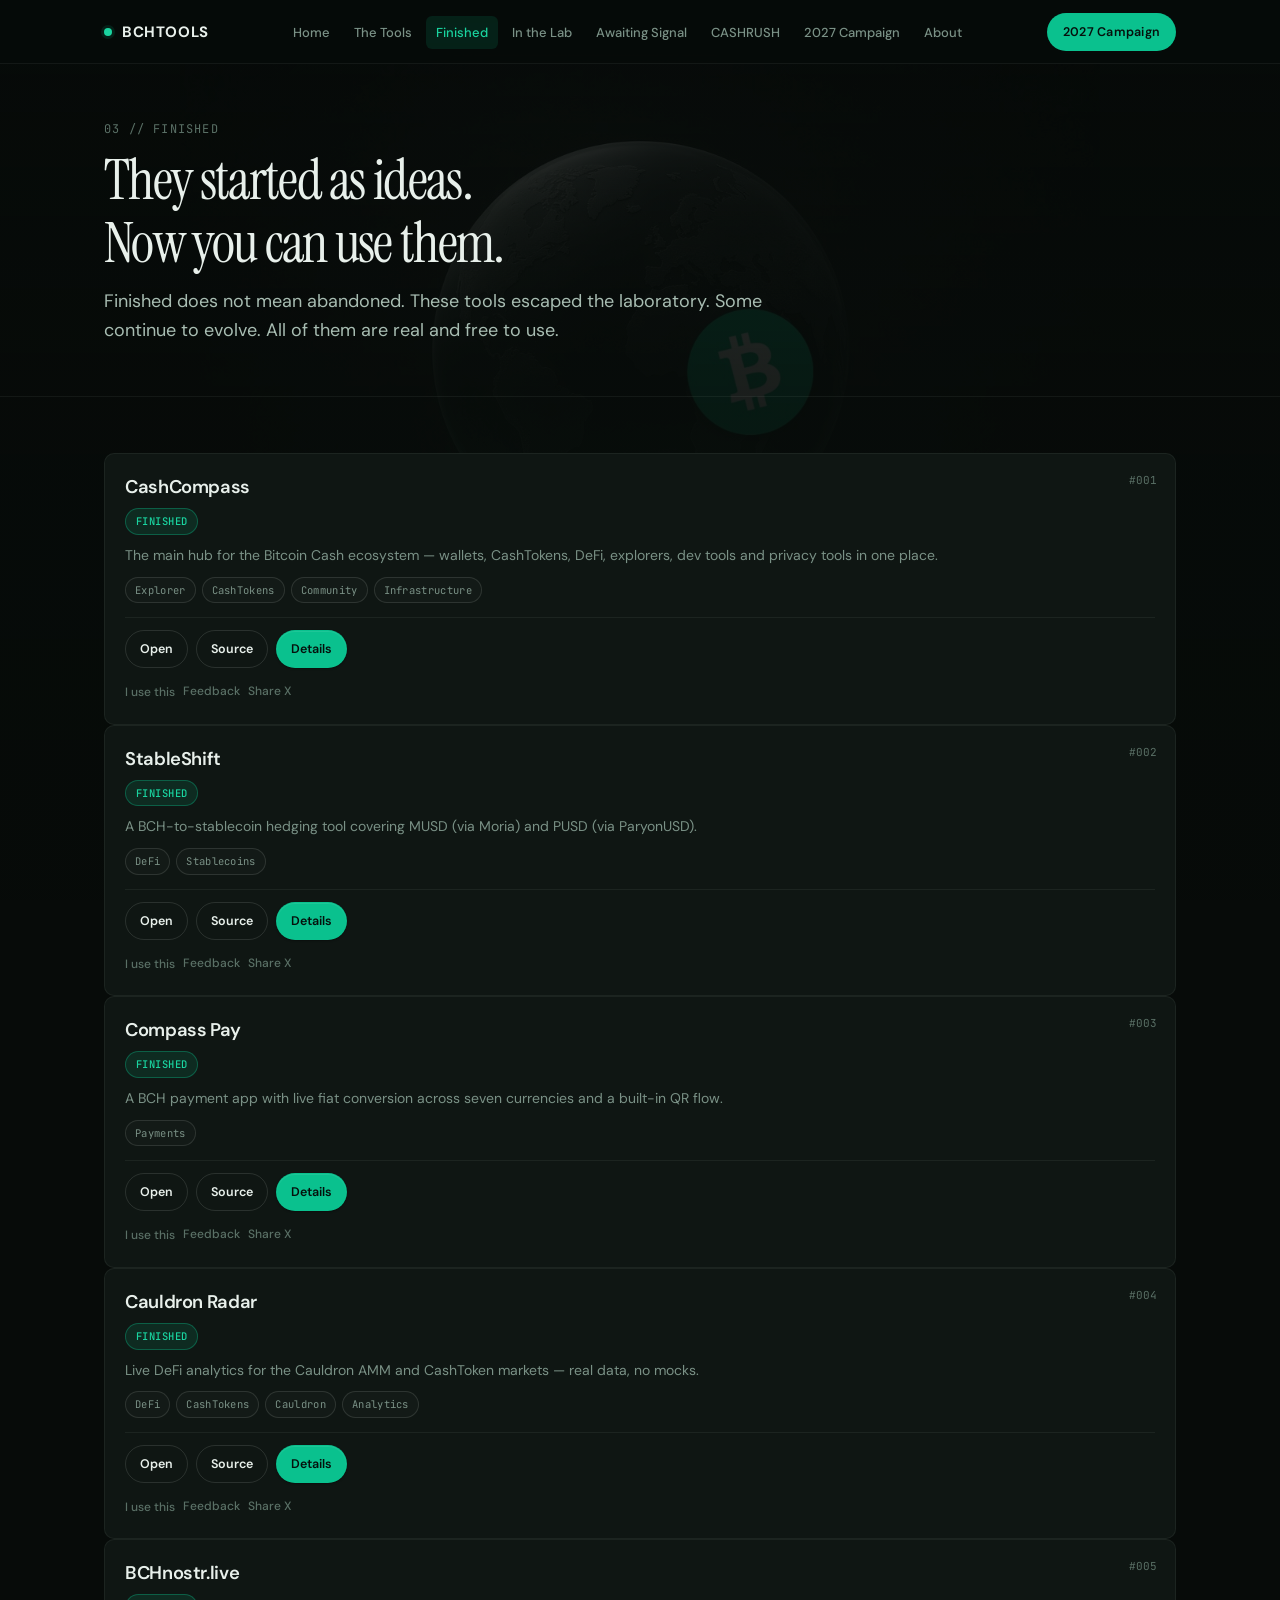
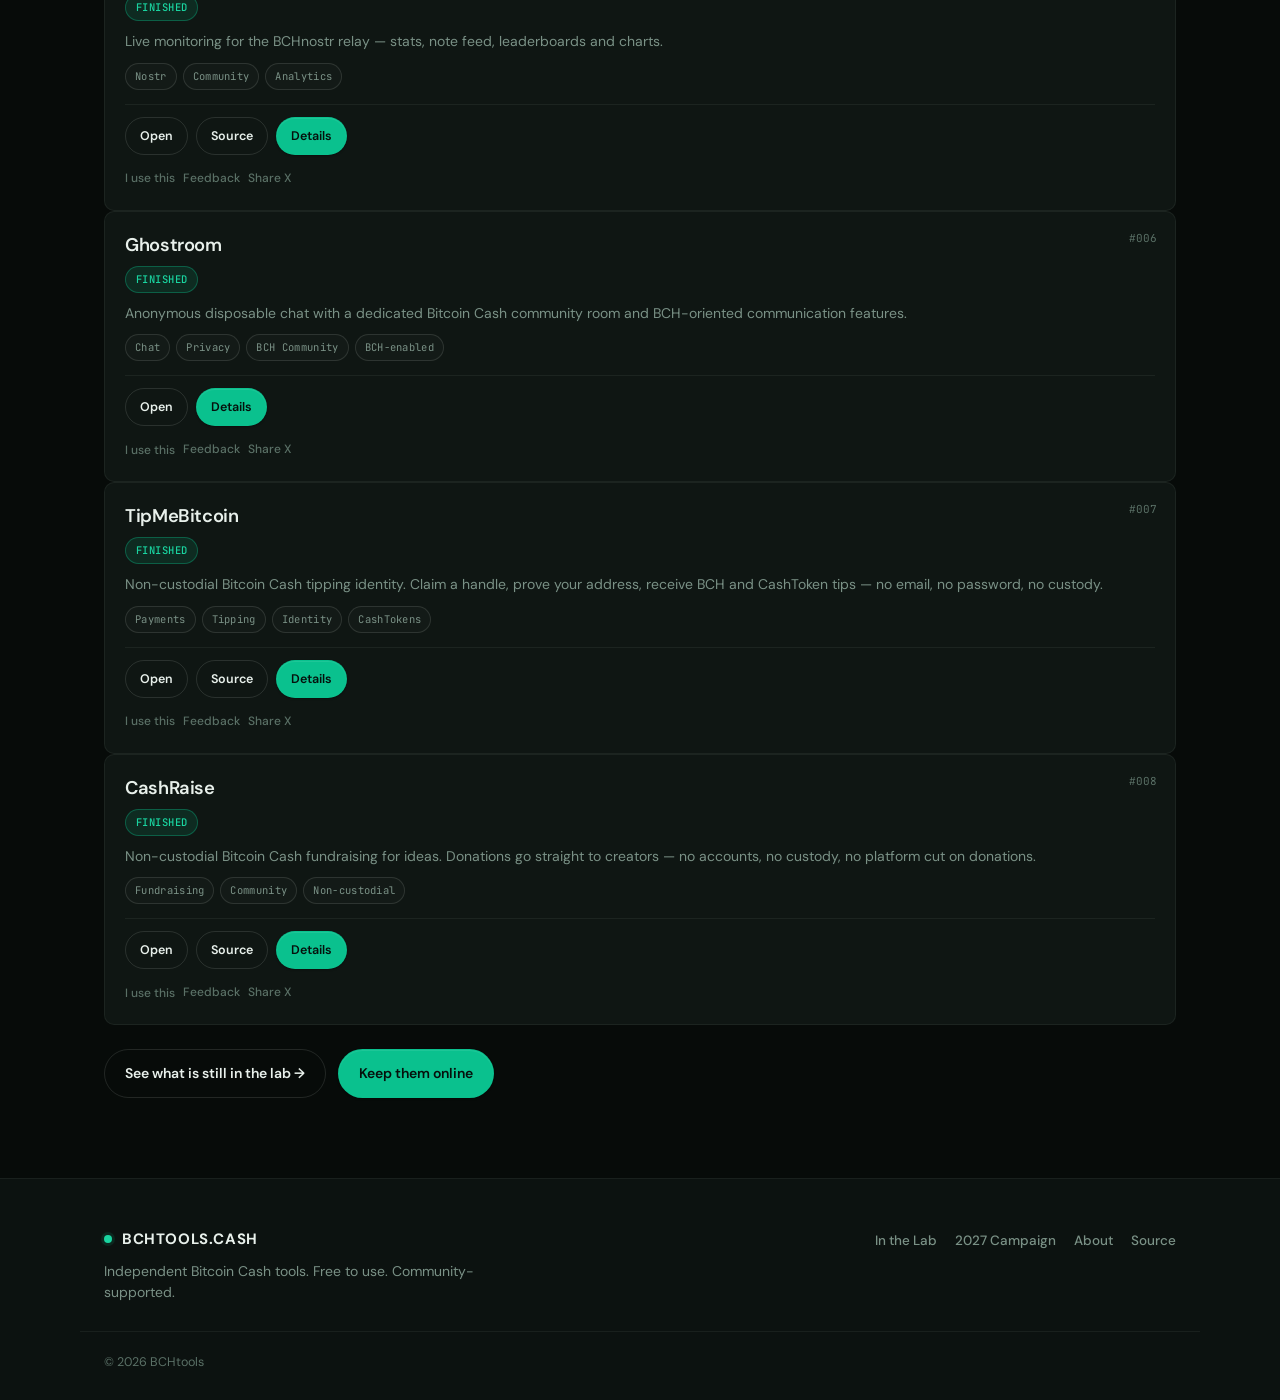
<file: finished.html>
<!DOCTYPE html>
<html lang="en">
<head>
<meta charset="UTF-8">
<meta name="viewport" content="width=device-width, initial-scale=1.0">

<link rel="icon" href="favicon.svg" type="image/svg+xml">
<link rel="alternate icon" href="favicon.svg">
<meta name="theme-color" content="#06100c">
<meta name="author" content="alberdioni8406">
<meta name="twitter:card" content="summary_large_image">
<meta name="twitter:site" content="@alberdioni8406_">
<meta name="twitter:creator" content="@alberdioni8406_">
<meta property="og:site_name" content="BCHtools.cash">
<meta property="og:type" content="website">
<meta property="og:locale" content="en_US">
<link rel="me" href="https://x.com/alberdioni8406_">
<link rel="me" href="https://t.me/alberdioni8406">
<link rel="me" href="https://github.com/alberdioni8406">
<meta name="twitter:title" content="Finished tools — BCHtools.cash">
<meta name="twitter:description" content="They started as ideas. Now you can use them.">
<meta name="twitter:url" content="https://bchtools.cash/finished.html">
<title>Finished — BCHtools.cash</title>
<meta name="description" content="Ideas that became real. Finished independent Bitcoin Cash tools you can use today. Finished does not mean abandoned.">
<meta property="og:title" content="Finished tools — BCHtools.cash">
<meta property="og:description" content="They started as ideas. Now you can use them.">
<link rel="stylesheet" href="css/main.css">
<meta property="og:url" content="https://bchtools.cash/finished.html">

<meta property="og:image" content="https://bchtools.cash/og-image.png">
<meta property="og:image:secure_url" content="https://bchtools.cash/og-image.png">
<meta property="og:image:type" content="image/png">
<meta property="og:image:width" content="1200">
<meta property="og:image:height" content="630">
<meta property="og:image:alt" content="BCHtools.cash — Independent Bitcoin Cash tools">
<meta name="twitter:image" content="https://bchtools.cash/og-image.png">
<meta name="twitter:image:alt" content="BCHtools.cash — Independent Bitcoin Cash tools">

</head>
<body>
<header class="site-nav">
  <div class="nav-inner">
    <a href="index.html" class="brand"><span class="cursor"></span> BCHTOOLS</a>
    <nav>
      <ul class="nav-links" id="navLinks">
        <li><a href="index.html">Home</a></li>
        <li><a href="tools.html">The Tools</a></li>
        <li><a href="finished.html" class="active">Finished</a></li>
        <li><a href="lab.html">In the Lab</a></li>
        <li><a href="awaiting.html">Awaiting Signal</a></li>
        <li><a href="cashrush.html">CASHRUSH</a></li>
        <li><a href="campaign.html">2027 Campaign</a></li>
        <li><a href="about.html">About</a></li>
      </ul>
    </nav>
    <div style="display:flex;align-items:center;gap:10px;">
      <a href="campaign.html" class="nav-cta">2027 Campaign</a>
      <button class="nav-toggle" id="navToggle" aria-label="Menu">☰</button>
    </div>
  </div>
</header>
<main>
  <div class="page-header">
    <div class="wrap">
      <div class="page-num">03 // FINISHED</div>
      <h1>They started as ideas.<br>Now you can use them.</h1>
      <p class="lede">Finished does not mean abandoned. These tools escaped the laboratory. Some continue to evolve. All of them are real and free to use.</p>
    </div>
  </div>
  <section>
    <div class="wrap">
      <div class="project-grid" id="projectGrid"></div>
      <div class="hero-actions mt-24">
        <a href="lab.html" class="btn btn-ghost">See what is still in the lab →</a>
        <a href="campaign.html" class="btn btn-primary">Keep them online</a>
      </div>
    </div>
  </section>
</main>
<div class="modal-overlay" id="modalOverlay">
  <div class="modal" role="dialog" aria-modal="true">
    <button class="modal-close" id="modalClose" aria-label="Close">✕</button>
    <div id="modalContent"></div>
  </div>
</div>
<footer>
  <div class="wrap footer-inner">
    <div class="footer-brand">
      <div class="brand"><span class="cursor"></span> BCHTOOLS.CASH</div>
      <p class="footer-note">Independent Bitcoin Cash tools. Free to use. Community-supported.</p>
    </div>
    <ul class="footer-links">
      <li><a href="lab.html">In the Lab</a></li>
      <li><a href="campaign.html">2027 Campaign</a></li>
      <li><a href="about.html">About</a></li>
      <li><a href="https://github.com/alberdioni8406/bchhub" target="_blank" rel="noopener">Source</a></li>
    </ul>
  </div>
  <div class="wrap footer-bottom">© <span id="year"></span> BCHtools</div>
</footer>
<script src="js/data.js"></script>
<script src="js/common.js"></script>
<script>
BCH.boot();
BCH.renderGrid("projectGrid", getFinished());
</script>
</body>
</html>
</file>
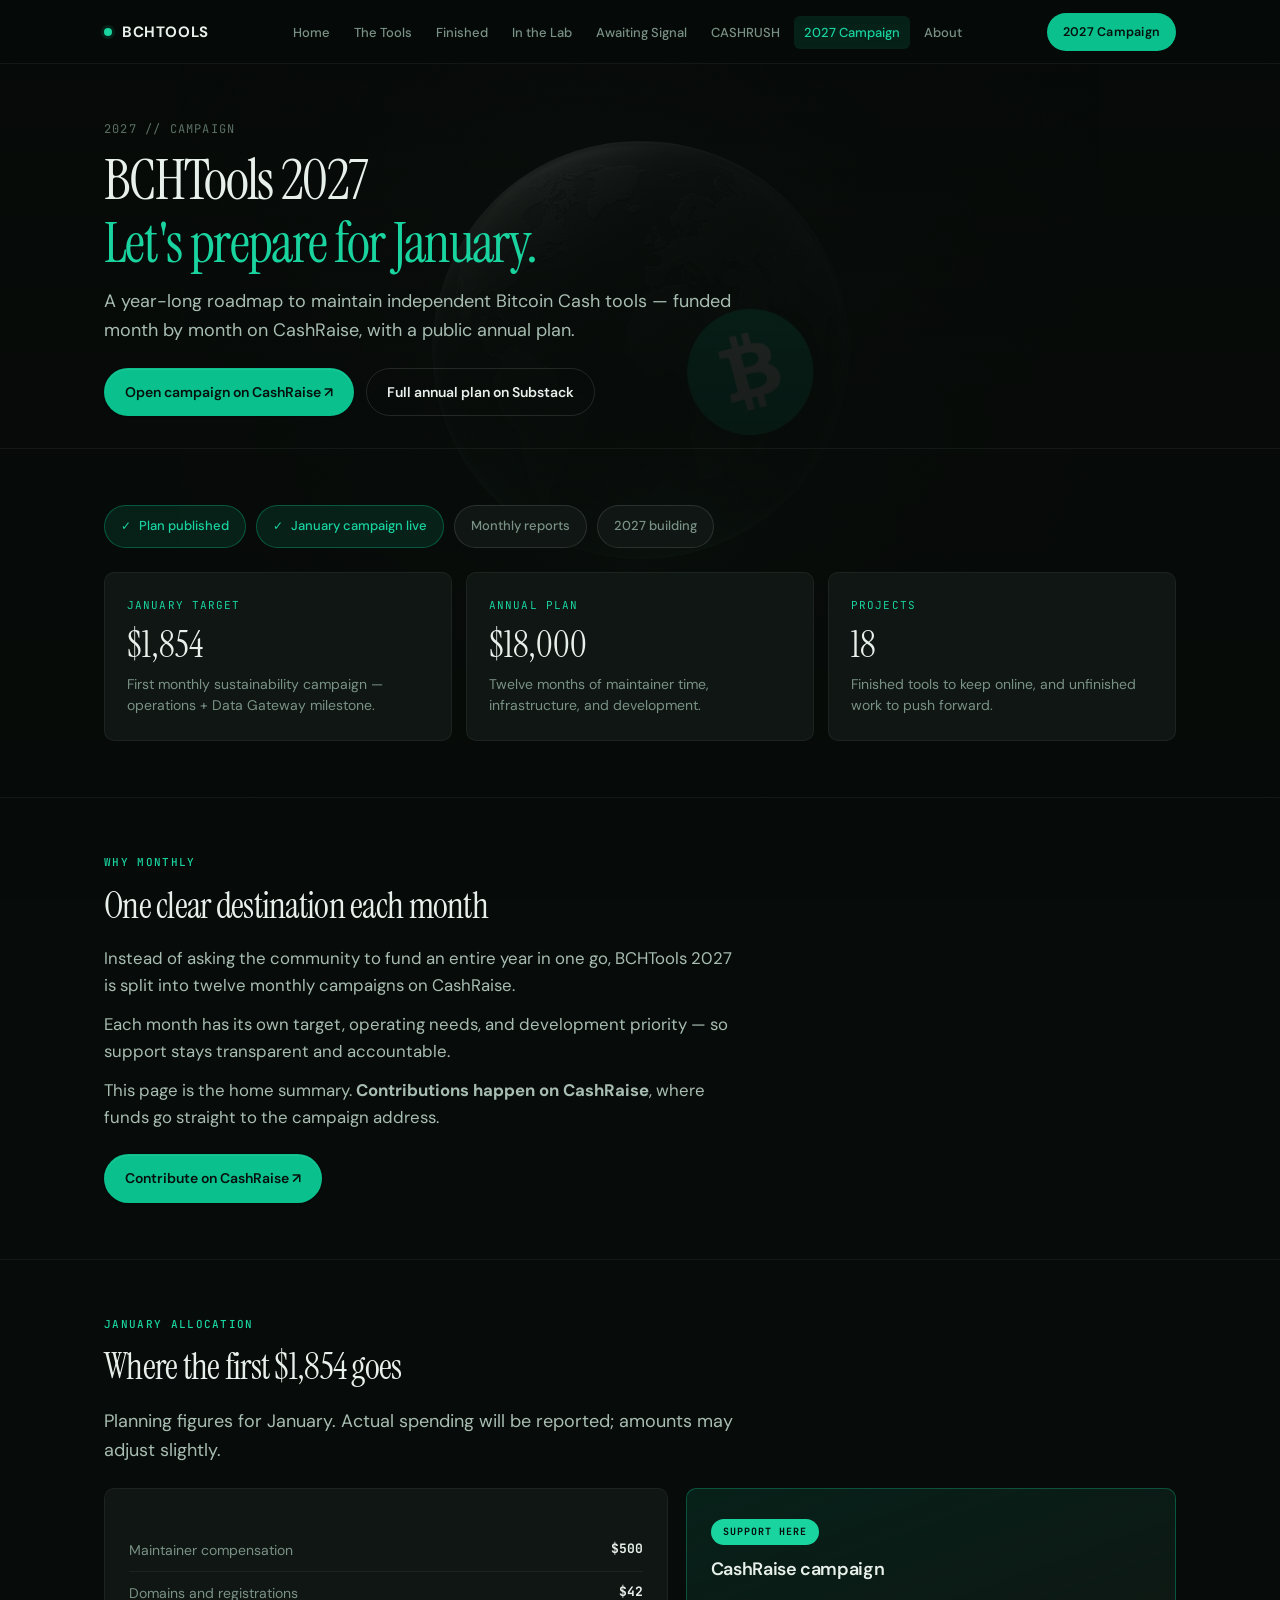
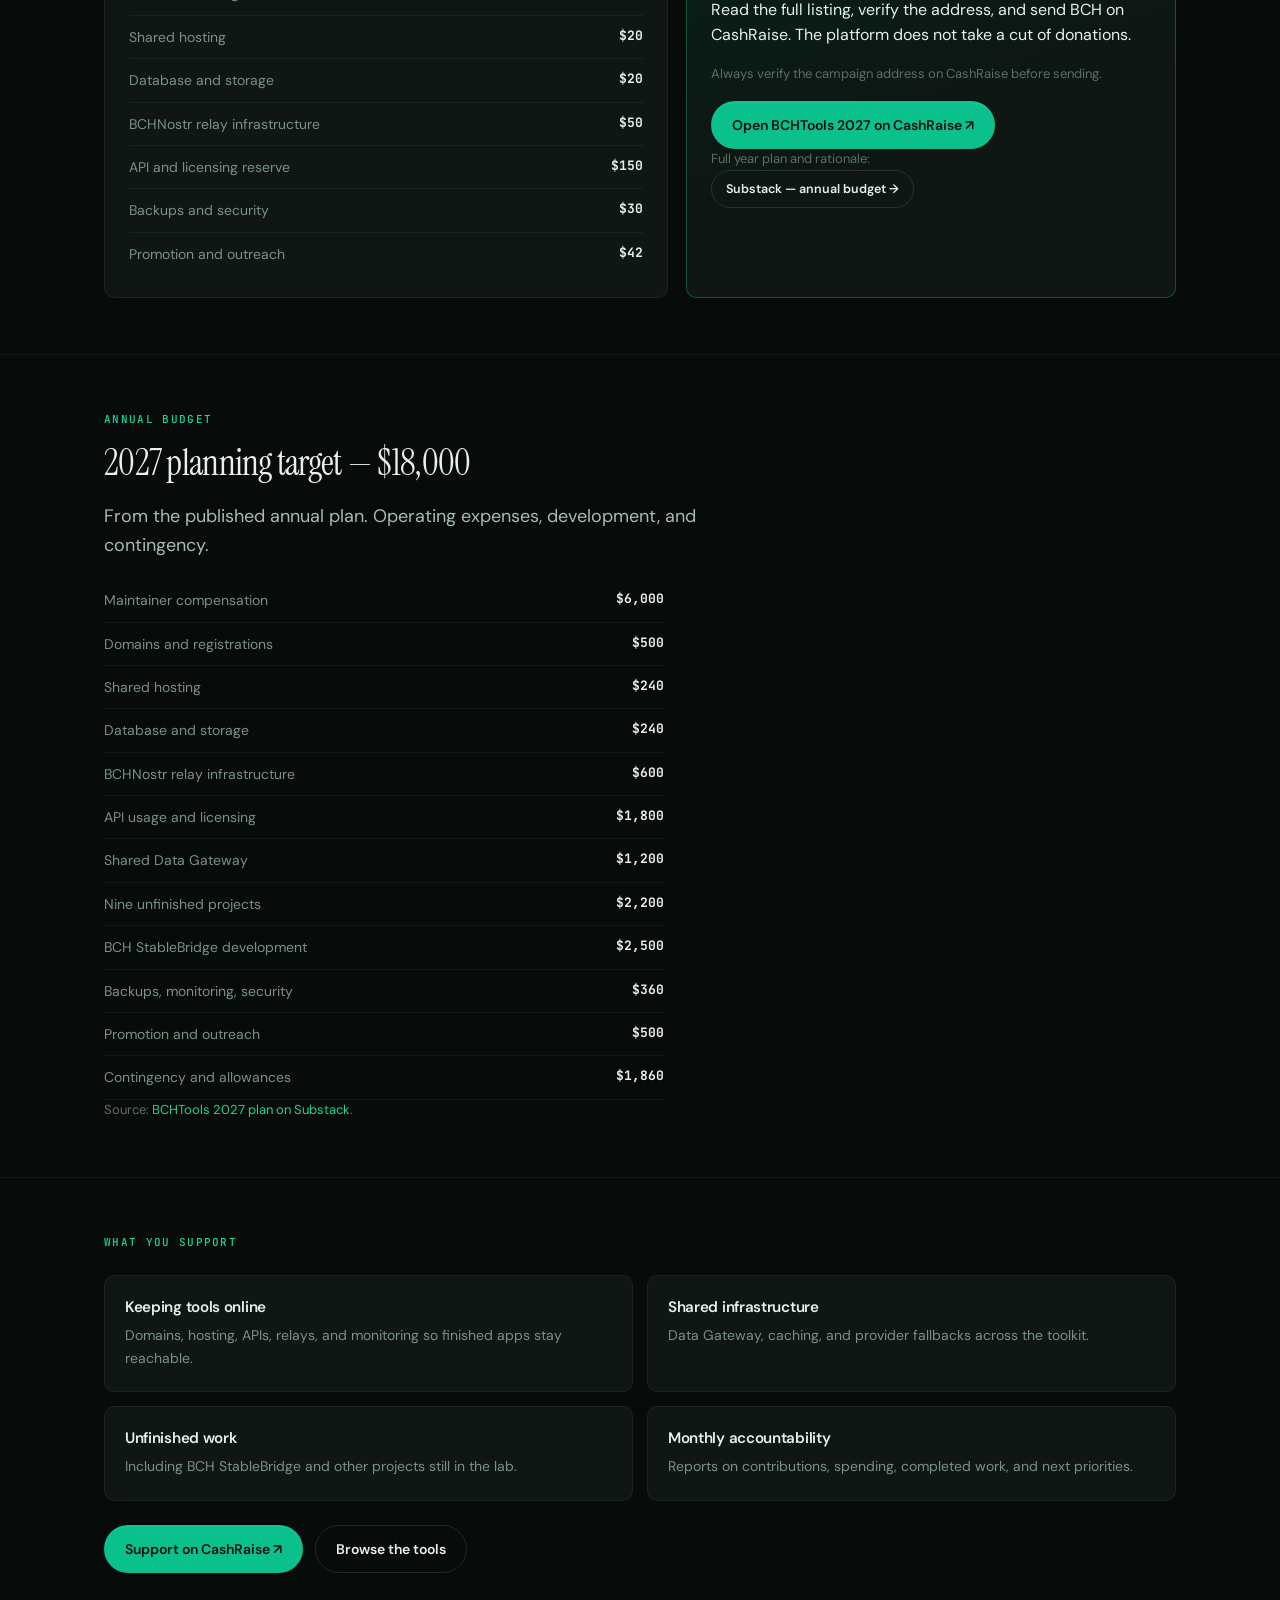
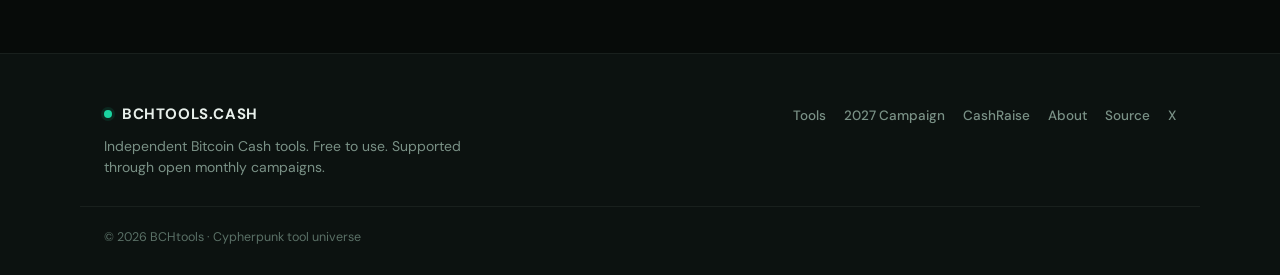
<file: fundmetools.html>
<!DOCTYPE html>
<html lang="en">
<head>
<meta charset="UTF-8">
<meta name="viewport" content="width=device-width, initial-scale=1.0">
<title>Redirecting to 2027 Campaign — BCHtools.cash</title>
<meta http-equiv="refresh" content="0; url=campaign.html">
<link rel="canonical" href="https://bchtools.cash/campaign.html">
<script>location.replace("campaign.html");</script>
</head>
<body>
<p style="font-family:system-ui;padding:2rem;">Fund Me Tools has been replaced by the <a href="campaign.html">BCHTools 2027 Campaign</a>. Redirecting…</p>
</body>
</html>
</file>
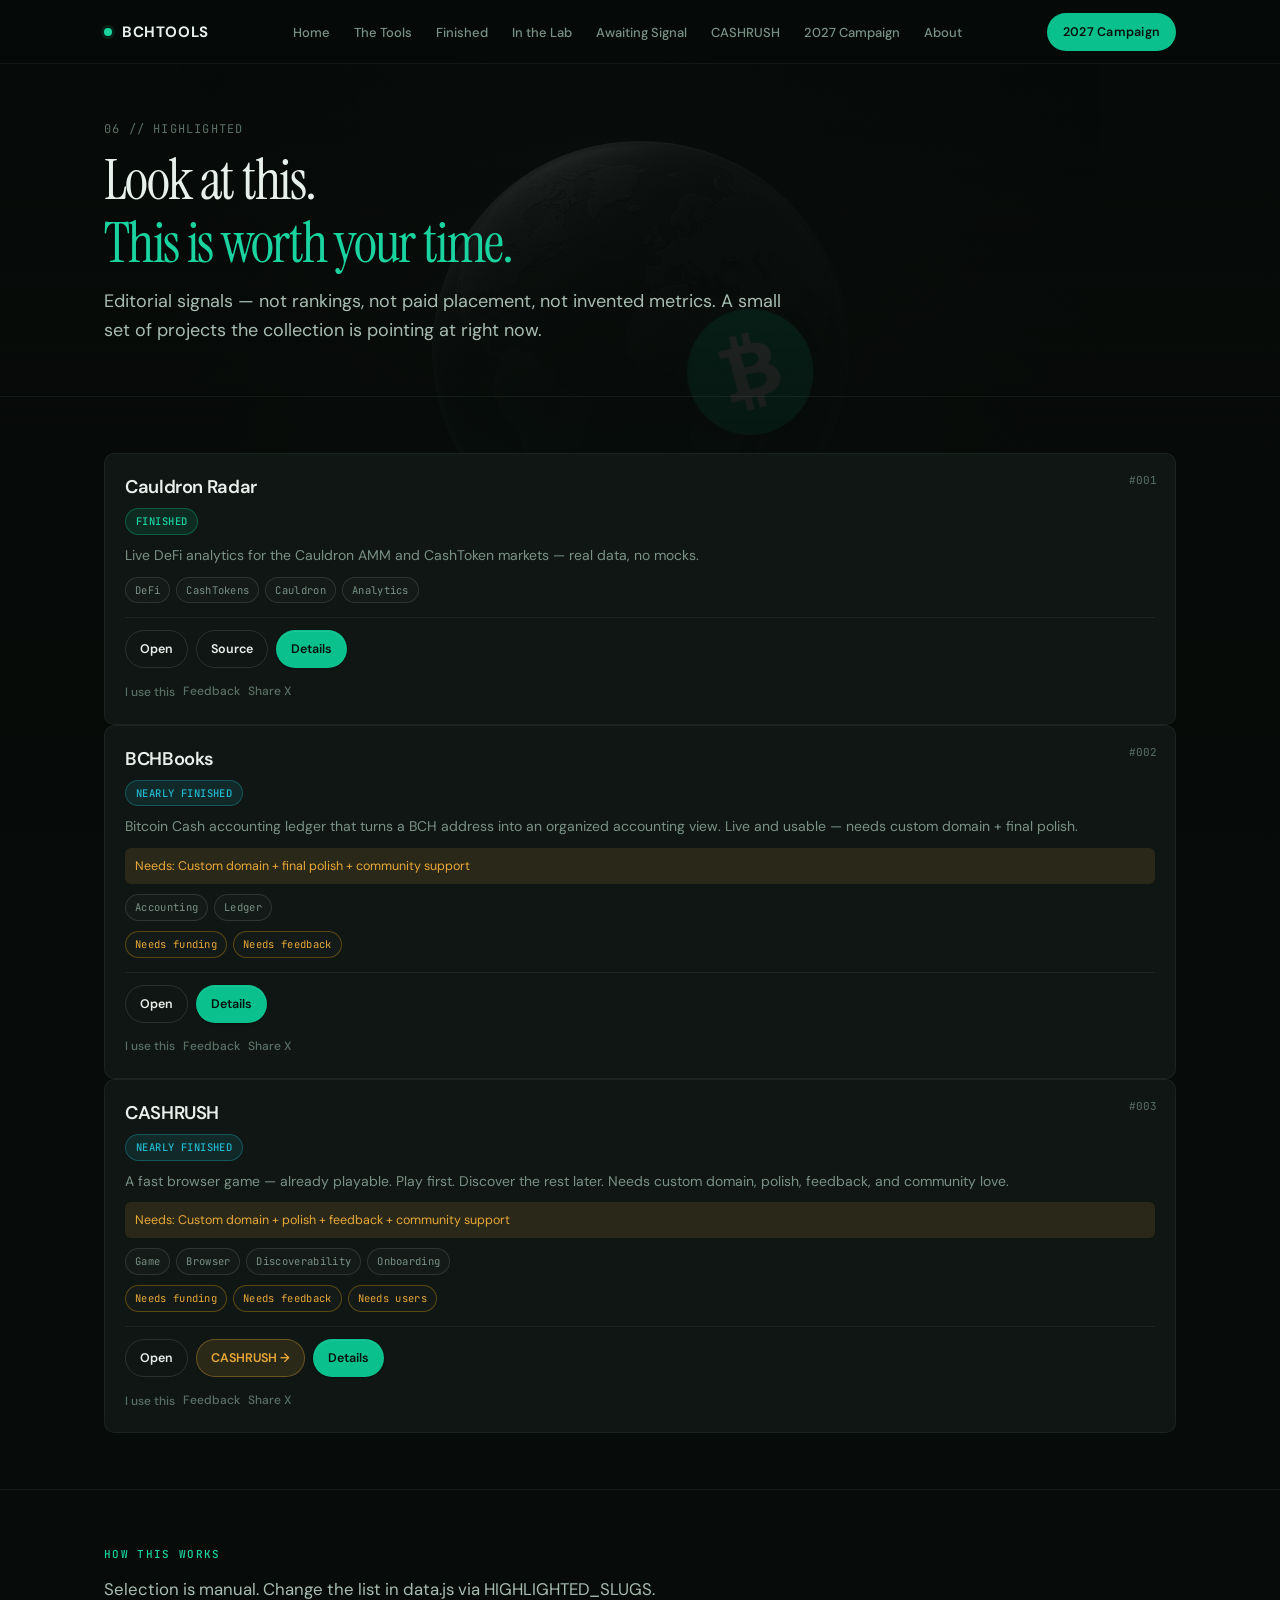
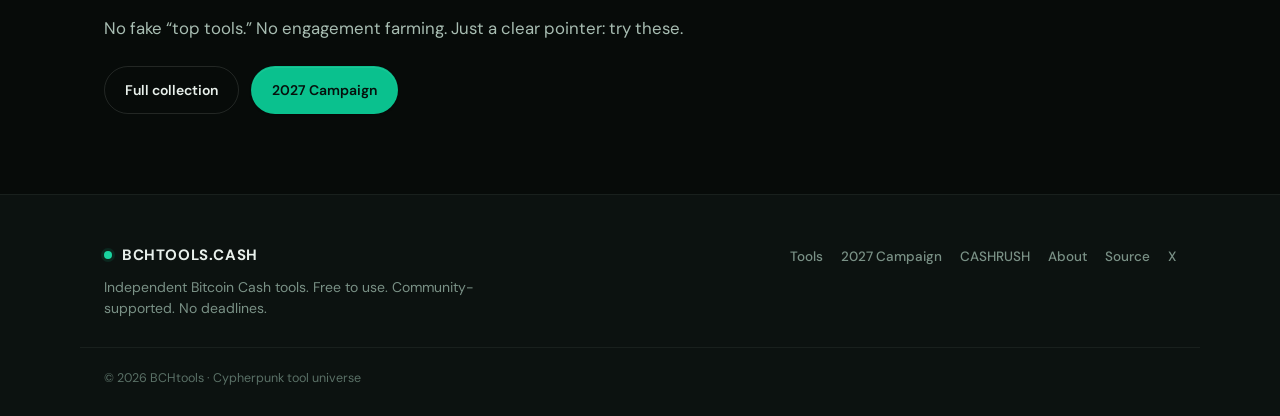
<file: highlighted.html>
<!DOCTYPE html>
<html lang="en">
<head>
<meta charset="UTF-8">
<meta name="viewport" content="width=device-width, initial-scale=1.0">

<link rel="icon" href="favicon.svg" type="image/svg+xml">
<link rel="alternate icon" href="favicon.svg">
<meta name="theme-color" content="#06100c">
<meta name="author" content="alberdioni8406">
<meta name="twitter:card" content="summary_large_image">
<meta name="twitter:site" content="@alberdioni8406_">
<meta name="twitter:creator" content="@alberdioni8406_">
<meta property="og:site_name" content="BCHtools.cash">
<meta property="og:type" content="website">
<meta property="og:locale" content="en_US">
<link rel="me" href="https://x.com/alberdioni8406_">
<link rel="me" href="https://t.me/alberdioni8406">
<link rel="me" href="https://github.com/alberdioni8406">
<meta name="twitter:title" content="Highlighted — Look at this. This is worth your time.">
<meta name="twitter:description" content="Editorial signals from BCHtools — not rankings, not hype.">
<meta name="twitter:url" content="https://bchtools.cash/highlighted.html">
<title>Highlighted — BCHtools.cash</title>
<meta name="description" content="Selected projects worth your attention from the independent Bitcoin Cash tool collection.">
<meta property="og:title" content="Highlighted — Look at this. This is worth your time.">
<meta property="og:description" content="Editorial signals from BCHtools — not rankings, not hype.">
<link rel="stylesheet" href="css/main.css">
<meta property="og:url" content="https://bchtools.cash/highlighted.html">

<meta property="og:image" content="https://bchtools.cash/og-image.png">
<meta property="og:image:secure_url" content="https://bchtools.cash/og-image.png">
<meta property="og:image:type" content="image/png">
<meta property="og:image:width" content="1200">
<meta property="og:image:height" content="630">
<meta property="og:image:alt" content="BCHtools.cash — Independent Bitcoin Cash tools">
<meta name="twitter:image" content="https://bchtools.cash/og-image.png">
<meta name="twitter:image:alt" content="BCHtools.cash — Independent Bitcoin Cash tools">

</head>
<body>
<header class="site-nav">
  <div class="nav-inner">
    <a href="index.html" class="brand"><span class="cursor"></span> BCHTOOLS</a>
    <nav>
      <ul class="nav-links" id="navLinks">
        <li><a href="index.html">Home</a></li>
        <li><a href="tools.html">The Tools</a></li>
        <li><a href="finished.html">Finished</a></li>
        <li><a href="lab.html">In the Lab</a></li>
        <li><a href="awaiting.html">Awaiting Signal</a></li>
        <li><a href="cashrush.html">CASHRUSH</a></li>
        <li><a href="campaign.html">2027 Campaign</a></li>
        <li><a href="about.html">About</a></li>
      </ul>
    </nav>
    <div style="display:flex;align-items:center;gap:10px;">
      <a href="campaign.html" class="nav-cta">2027 Campaign</a>
      <button class="nav-toggle" id="navToggle" aria-label="Menu">☰</button>
    </div>
  </div>
</header>

<main>
  <div class="page-header">
    <div class="wrap">
      <div class="page-num">06 // HIGHLIGHTED</div>
      <h1>Look at this.<br><span class="accent">This is worth your time.</span></h1>
      <p class="lede">Editorial signals — not rankings, not paid placement, not invented metrics. A small set of projects the collection is pointing at right now.</p>
    </div>
  </div>

  <section>
    <div class="wrap">
      <div class="project-grid" id="highlightedGrid"></div>
    </div>
  </section>

  <section>
    <div class="wrap">
      <p class="eyebrow">HOW THIS WORKS</p>
      <div class="signal-block">
        <p>Selection is manual. Change the list in data.js via HIGHLIGHTED_SLUGS.</p>
        <p>No fake “top tools.” No engagement farming. Just a clear pointer: try these.</p>
      </div>
      <div class="hero-actions mt-24">
        <a href="tools.html" class="btn btn-ghost">Full collection</a>
        <a href="campaign.html" class="btn btn-primary">2027 Campaign</a>
      </div>
    </div>
  </section>
</main>

<div class="modal-overlay" id="modalOverlay">
  <div class="modal" role="dialog" aria-modal="true">
    <button class="modal-close" id="modalClose" aria-label="Close">✕</button>
    <div id="modalContent"></div>
  </div>
</div>

<footer>
  <div class="wrap footer-inner">
    <div class="footer-brand">
      <div class="brand"><span class="cursor"></span> BCHTOOLS.CASH</div>
      <p class="footer-note">Independent Bitcoin Cash tools. Free to use. Community-supported. No deadlines.</p>
    </div>
    <ul class="footer-links">
      <li><a href="tools.html">Tools</a></li>
      <li><a href="campaign.html">2027 Campaign</a></li>
      <li><a href="cashrush.html">CASHRUSH</a></li>
      <li><a href="about.html">About</a></li>
      <li><a href="https://github.com/alberdioni8406/bchhub" target="_blank" rel="noopener">Source</a></li>
      <li><a href="https://x.com/alberdioni8406_" target="_blank" rel="noopener">X</a></li>
    </ul>
  </div>
  <div class="wrap footer-bottom">© <span id="year"></span> BCHtools · Cypherpunk tool universe</div>
</footer>

<script src="js/data.js"></script>
<script src="js/common.js"></script>
<script>
BCH.boot();
(function () {
  const grid = document.getElementById("highlightedGrid");
  if (!grid) return;
  const slugs = typeof HIGHLIGHTED_SLUGS !== "undefined" ? HIGHLIGHTED_SLUGS : [FEATURED_SLUG];
  const list = slugs.map(s => getBySlug(s)).filter(Boolean);
  if (!list.length) {
    grid.innerHTML = `<p style="color:var(--ink-faint)">No highlighted projects configured.</p>`;
    return;
  }
  grid.innerHTML = list.map((p, i) => BCH.cardHTML(p, i)).join("");
  BCH.bindCards(grid);
})();
</script>
</body>
</html>
</file>
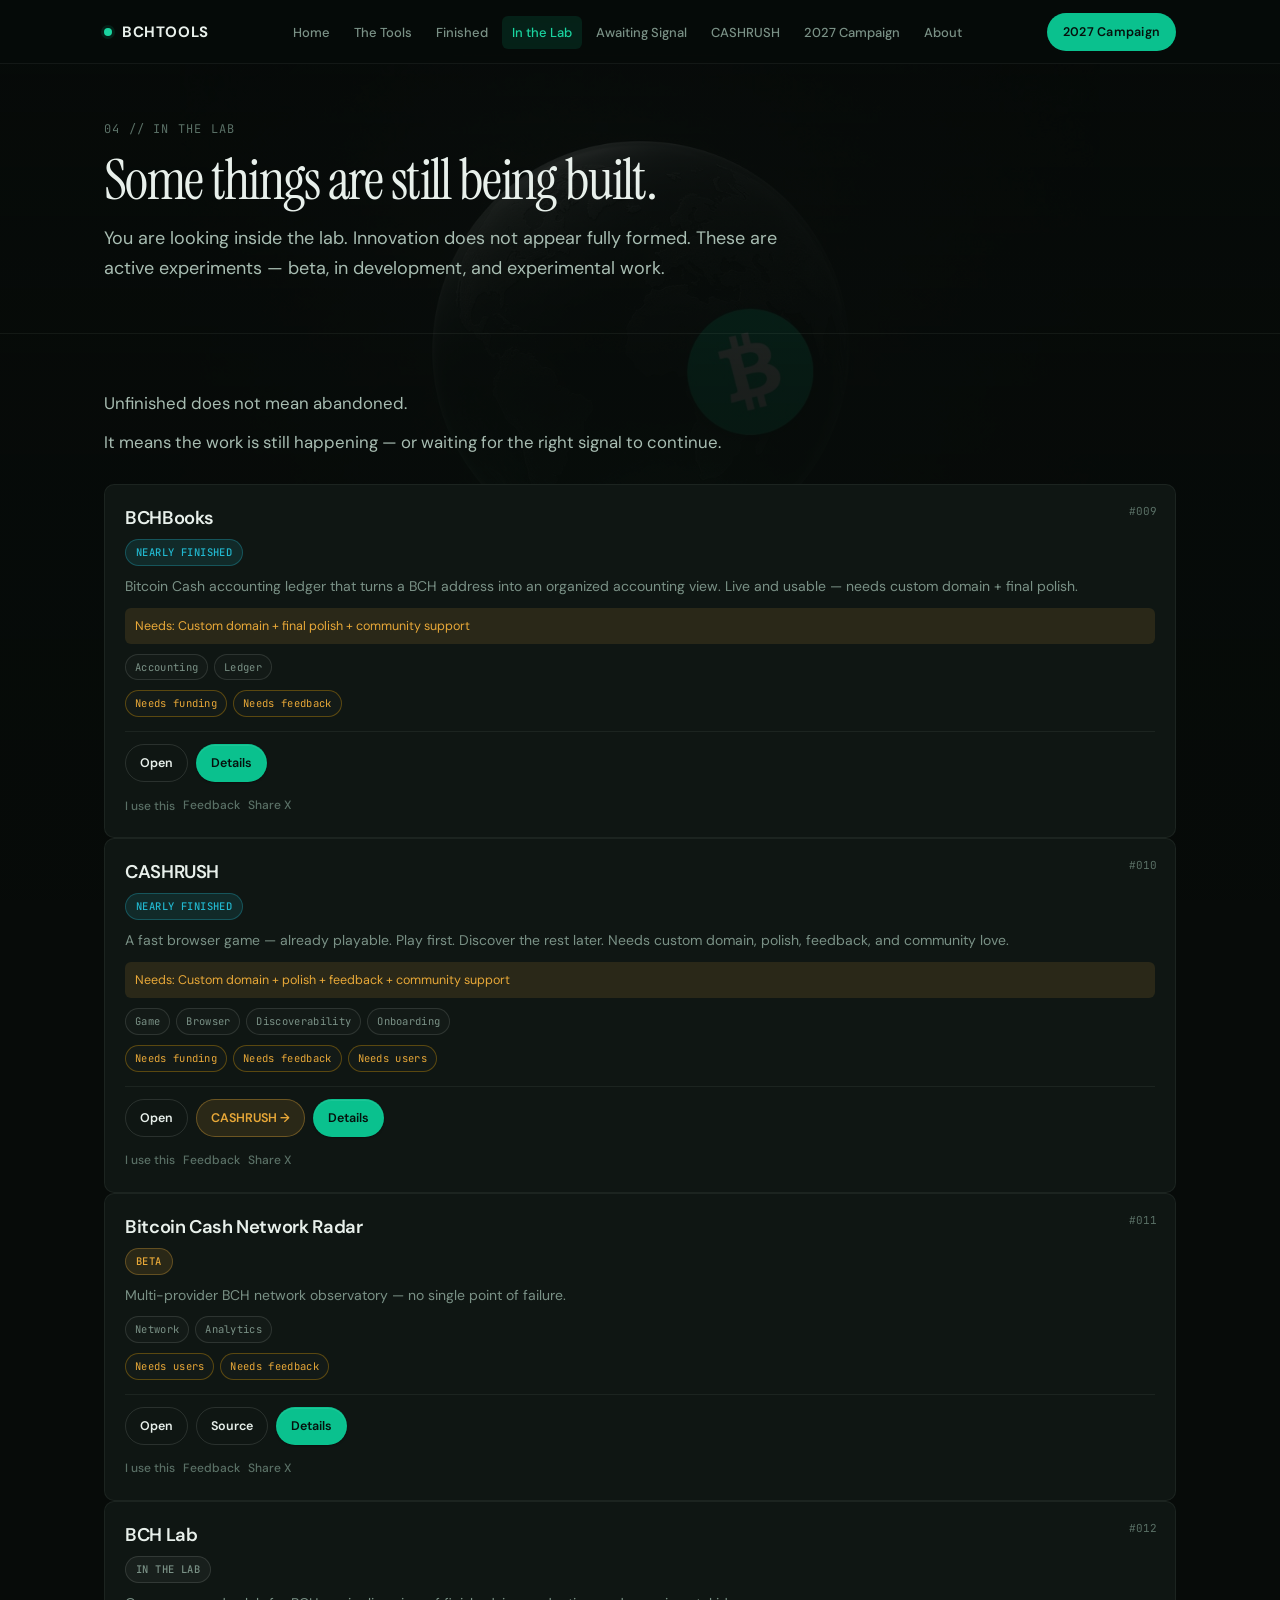
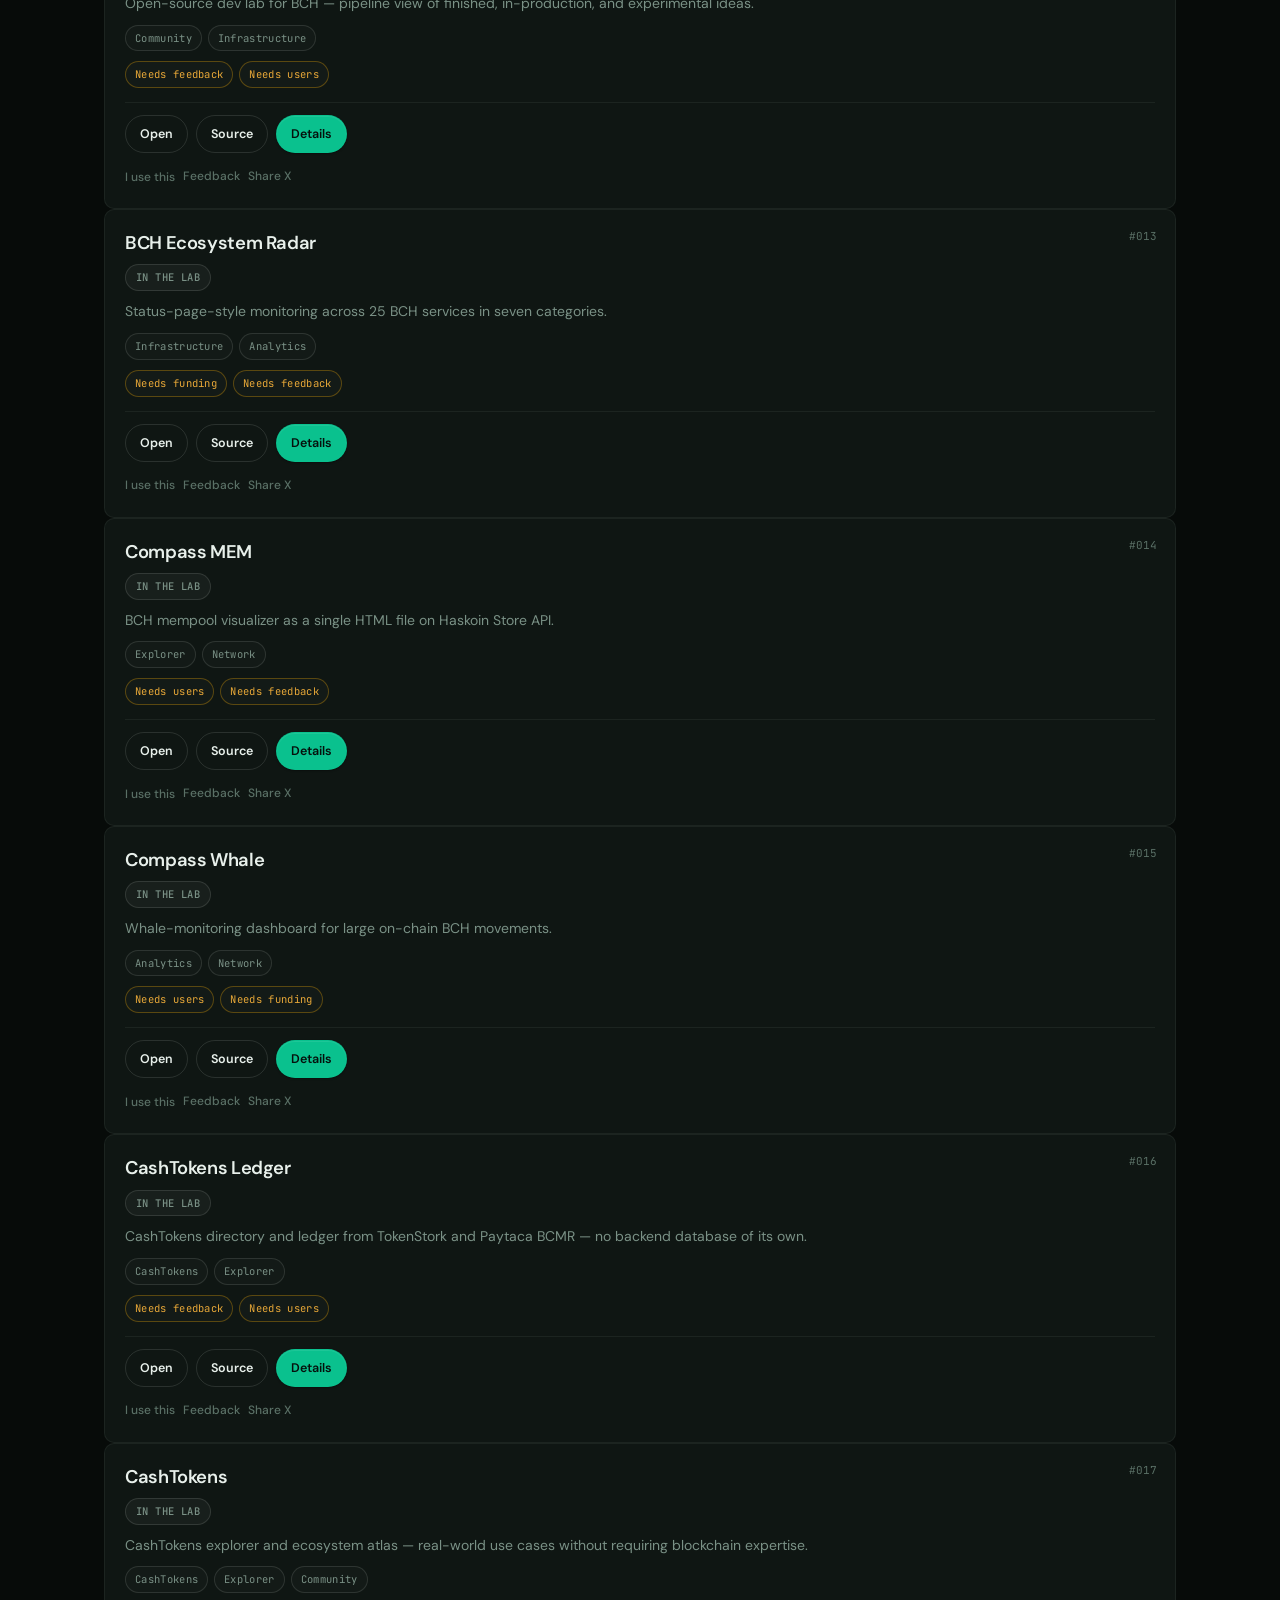
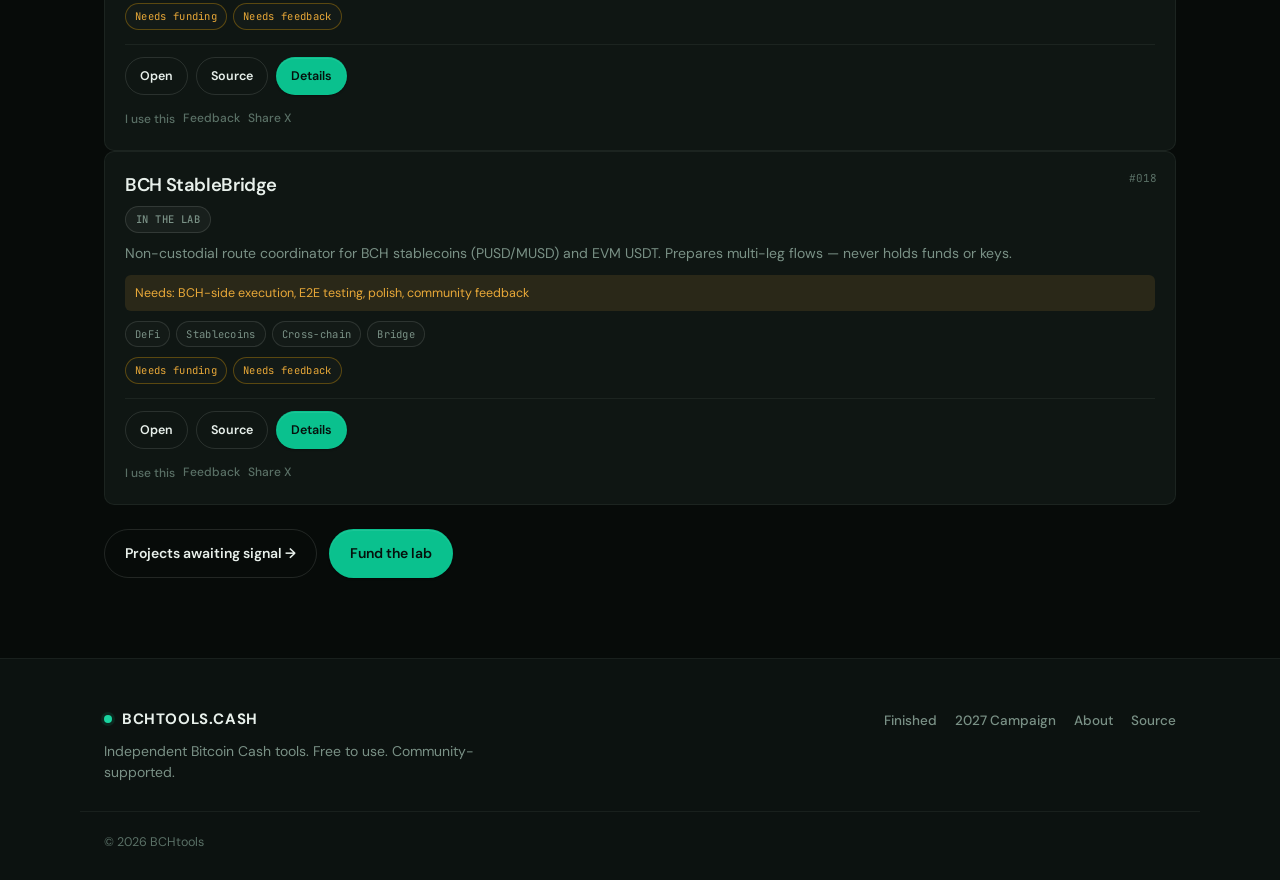
<file: lab.html>
<!DOCTYPE html>
<html lang="en">
<head>
<meta charset="UTF-8">
<meta name="viewport" content="width=device-width, initial-scale=1.0">

<link rel="icon" href="favicon.svg" type="image/svg+xml">
<link rel="alternate icon" href="favicon.svg">
<meta name="theme-color" content="#06100c">
<meta name="author" content="alberdioni8406">
<meta name="twitter:card" content="summary_large_image">
<meta name="twitter:site" content="@alberdioni8406_">
<meta name="twitter:creator" content="@alberdioni8406_">
<meta property="og:site_name" content="BCHtools.cash">
<meta property="og:type" content="website">
<meta property="og:locale" content="en_US">
<link rel="me" href="https://x.com/alberdioni8406_">
<link rel="me" href="https://t.me/alberdioni8406">
<link rel="me" href="https://github.com/alberdioni8406">
<meta name="twitter:title" content="In the Lab — BCHtools.cash">
<meta name="twitter:description" content="Some things are still being built. You are looking inside the lab.">
<meta name="twitter:url" content="https://bchtools.cash/lab.html">
<title>In the Lab — BCHtools.cash</title>
<meta name="description" content="Active experiments and unfinished Bitcoin Cash tools. Not failures — work still being built.">
<meta property="og:title" content="In the Lab — BCHtools.cash">
<meta property="og:description" content="Some things are still being built. You are looking inside the lab.">
<link rel="stylesheet" href="css/main.css">
<meta property="og:url" content="https://bchtools.cash/lab.html">

<meta property="og:image" content="https://bchtools.cash/og-image.png">
<meta property="og:image:secure_url" content="https://bchtools.cash/og-image.png">
<meta property="og:image:type" content="image/png">
<meta property="og:image:width" content="1200">
<meta property="og:image:height" content="630">
<meta property="og:image:alt" content="BCHtools.cash — Independent Bitcoin Cash tools">
<meta name="twitter:image" content="https://bchtools.cash/og-image.png">
<meta name="twitter:image:alt" content="BCHtools.cash — Independent Bitcoin Cash tools">

</head>
<body>
<header class="site-nav">
  <div class="nav-inner">
    <a href="index.html" class="brand"><span class="cursor"></span> BCHTOOLS</a>
    <nav>
      <ul class="nav-links" id="navLinks">
        <li><a href="index.html">Home</a></li>
        <li><a href="tools.html">The Tools</a></li>
        <li><a href="finished.html">Finished</a></li>
        <li><a href="lab.html" class="active">In the Lab</a></li>
        <li><a href="awaiting.html">Awaiting Signal</a></li>
        <li><a href="cashrush.html">CASHRUSH</a></li>
        <li><a href="campaign.html">2027 Campaign</a></li>
        <li><a href="about.html">About</a></li>
      </ul>
    </nav>
    <div style="display:flex;align-items:center;gap:10px;">
      <a href="campaign.html" class="nav-cta">2027 Campaign</a>
      <button class="nav-toggle" id="navToggle" aria-label="Menu">☰</button>
    </div>
  </div>
</header>
<main>
  <div class="page-header">
    <div class="wrap">
      <div class="page-num">04 // IN THE LAB</div>
      <h1>Some things are still being built.</h1>
      <p class="lede">You are looking inside the lab. Innovation does not appear fully formed. These are active experiments — beta, in development, and experimental work.</p>
    </div>
  </div>
  <section>
    <div class="wrap">
      <div class="signal-block" style="margin-bottom:28px;">
        <p>Unfinished does not mean abandoned.</p>
        <p>It means the work is still happening — or waiting for the right signal to continue.</p>
      </div>
      <div class="project-grid" id="projectGrid"></div>
      <div class="hero-actions mt-24">
        <a href="awaiting.html" class="btn btn-ghost">Projects awaiting signal →</a>
        <a href="campaign.html" class="btn btn-primary">Fund the lab</a>
      </div>
    </div>
  </section>
</main>
<div class="modal-overlay" id="modalOverlay">
  <div class="modal" role="dialog" aria-modal="true">
    <button class="modal-close" id="modalClose" aria-label="Close">✕</button>
    <div id="modalContent"></div>
  </div>
</div>
<footer>
  <div class="wrap footer-inner">
    <div class="footer-brand">
      <div class="brand"><span class="cursor"></span> BCHTOOLS.CASH</div>
      <p class="footer-note">Independent Bitcoin Cash tools. Free to use. Community-supported.</p>
    </div>
    <ul class="footer-links">
      <li><a href="finished.html">Finished</a></li>
      <li><a href="campaign.html">2027 Campaign</a></li>
      <li><a href="about.html">About</a></li>
      <li><a href="https://github.com/alberdioni8406/bchhub" target="_blank" rel="noopener">Source</a></li>
    </ul>
  </div>
  <div class="wrap footer-bottom">© <span id="year"></span> BCHtools</div>
</footer>
<script src="js/data.js"></script>
<script src="js/common.js"></script>
<script>
BCH.boot();
BCH.renderGrid("projectGrid", getLab());
</script>
</body>
</html>
</file>
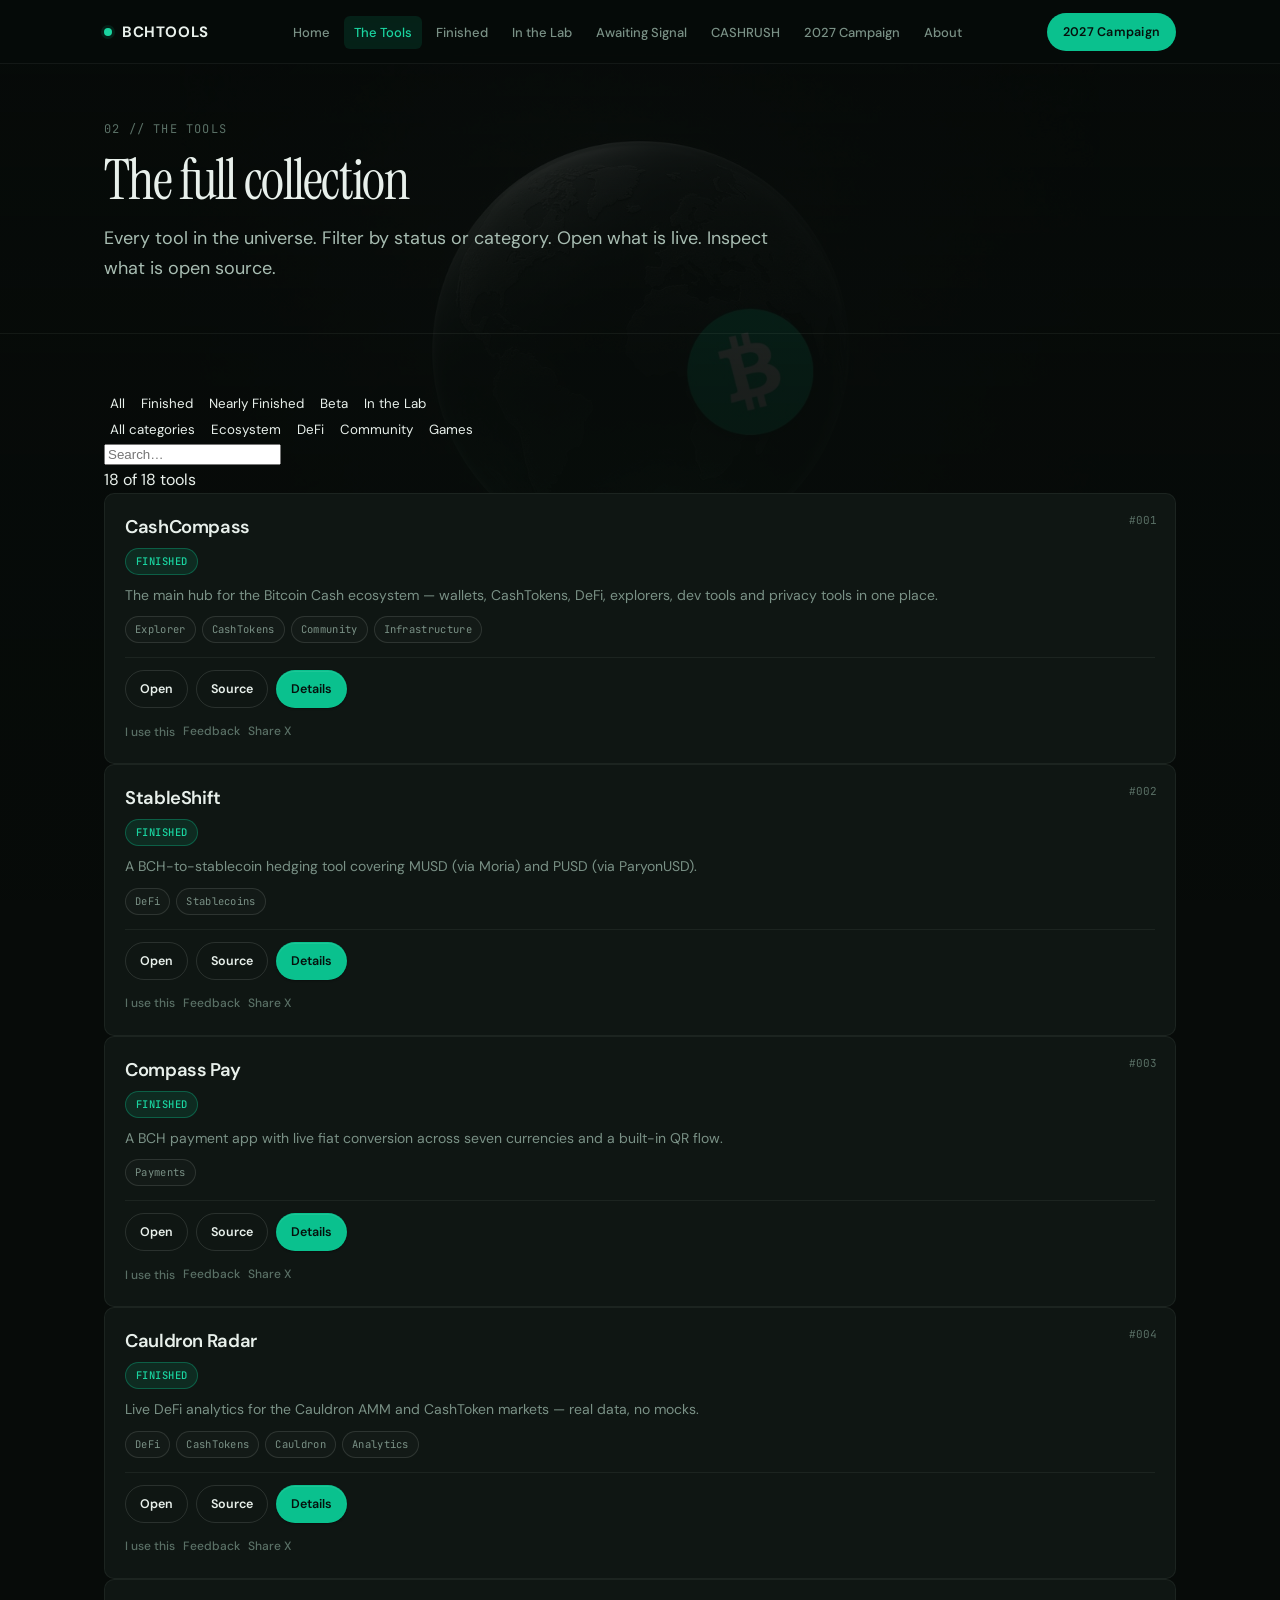
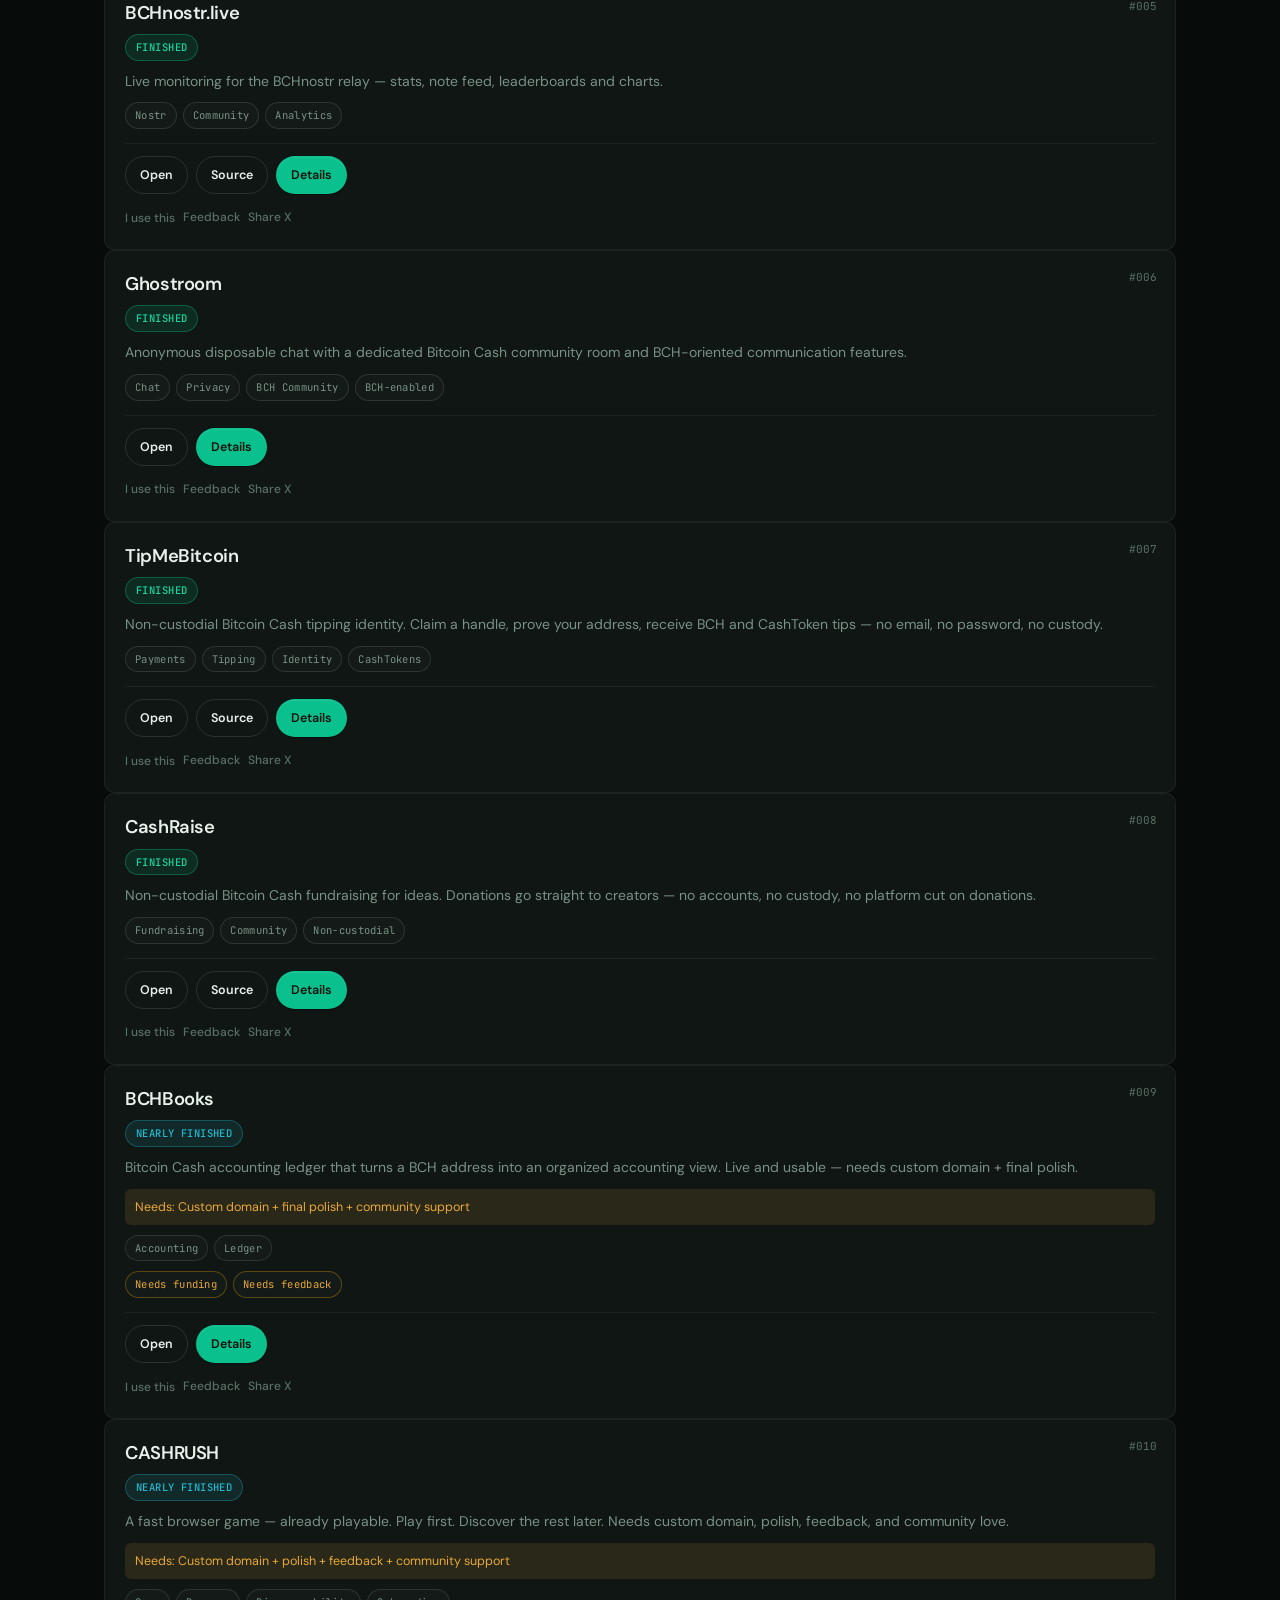
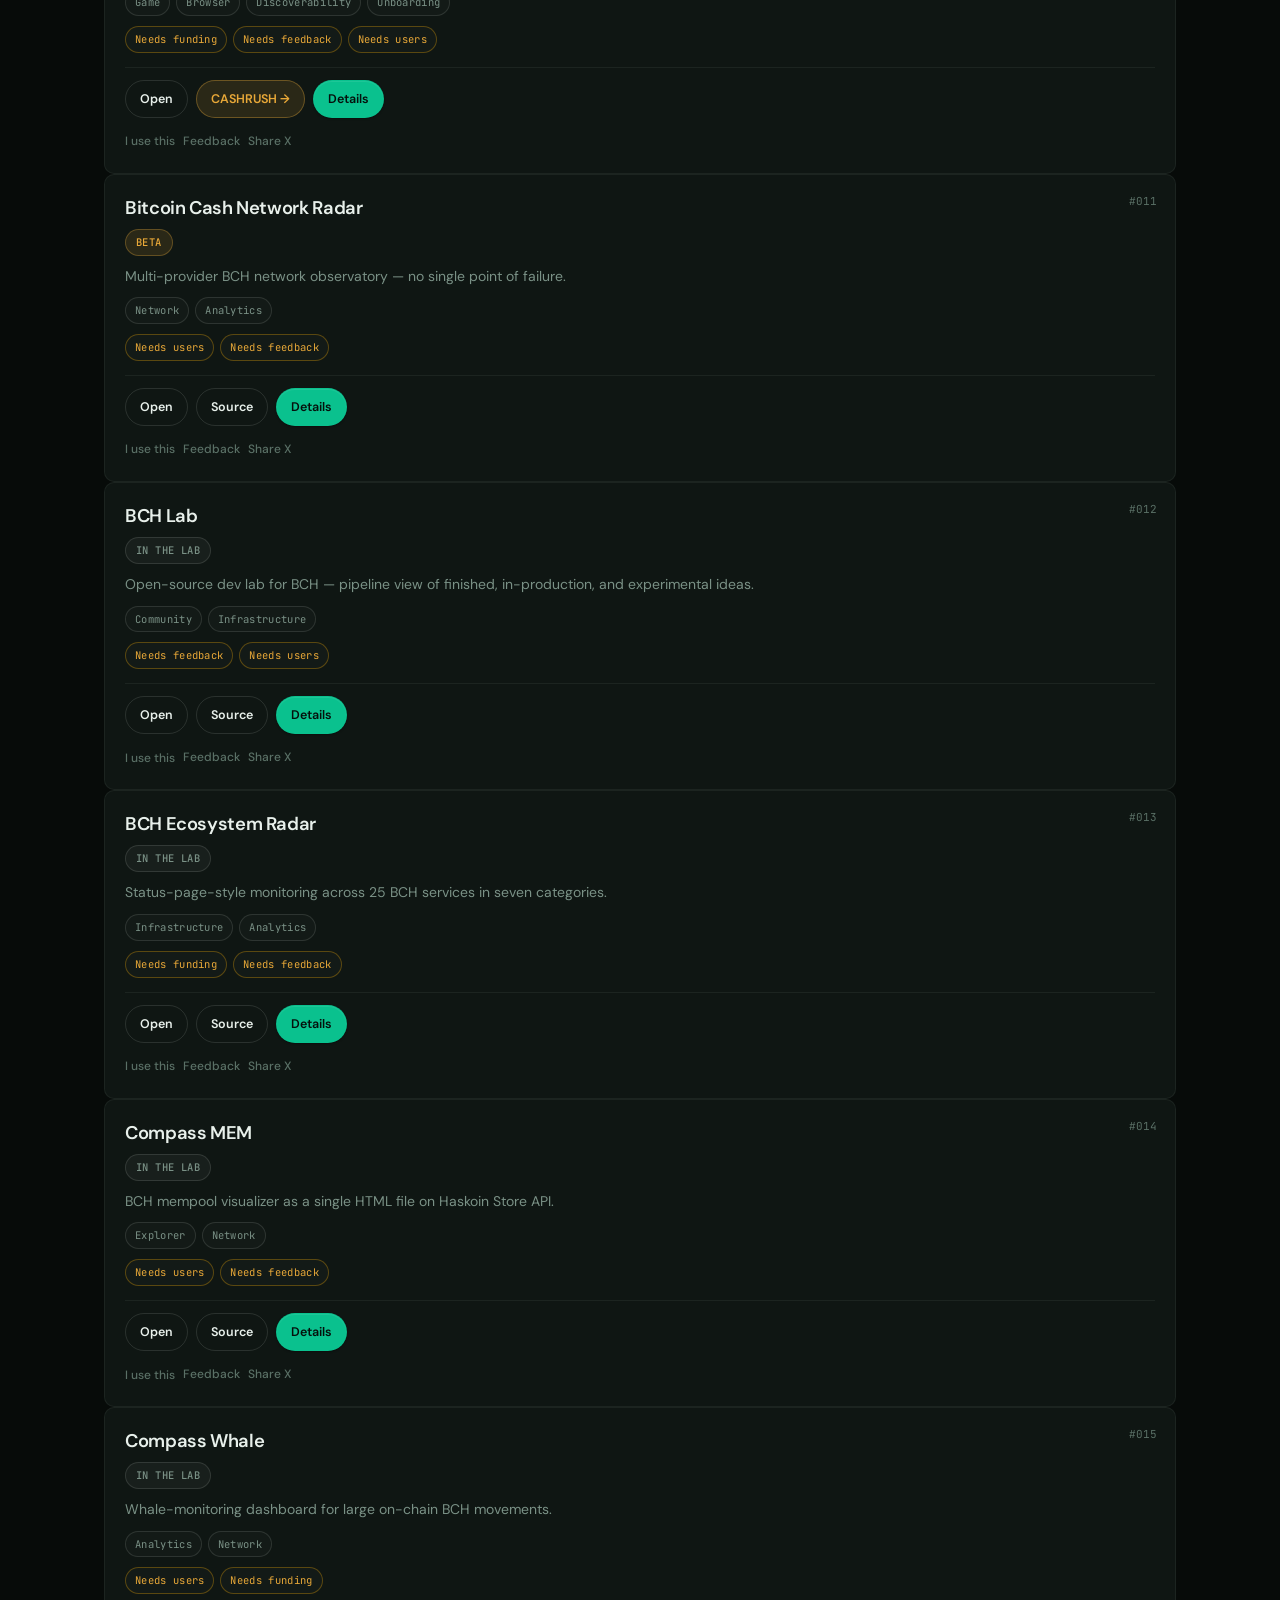
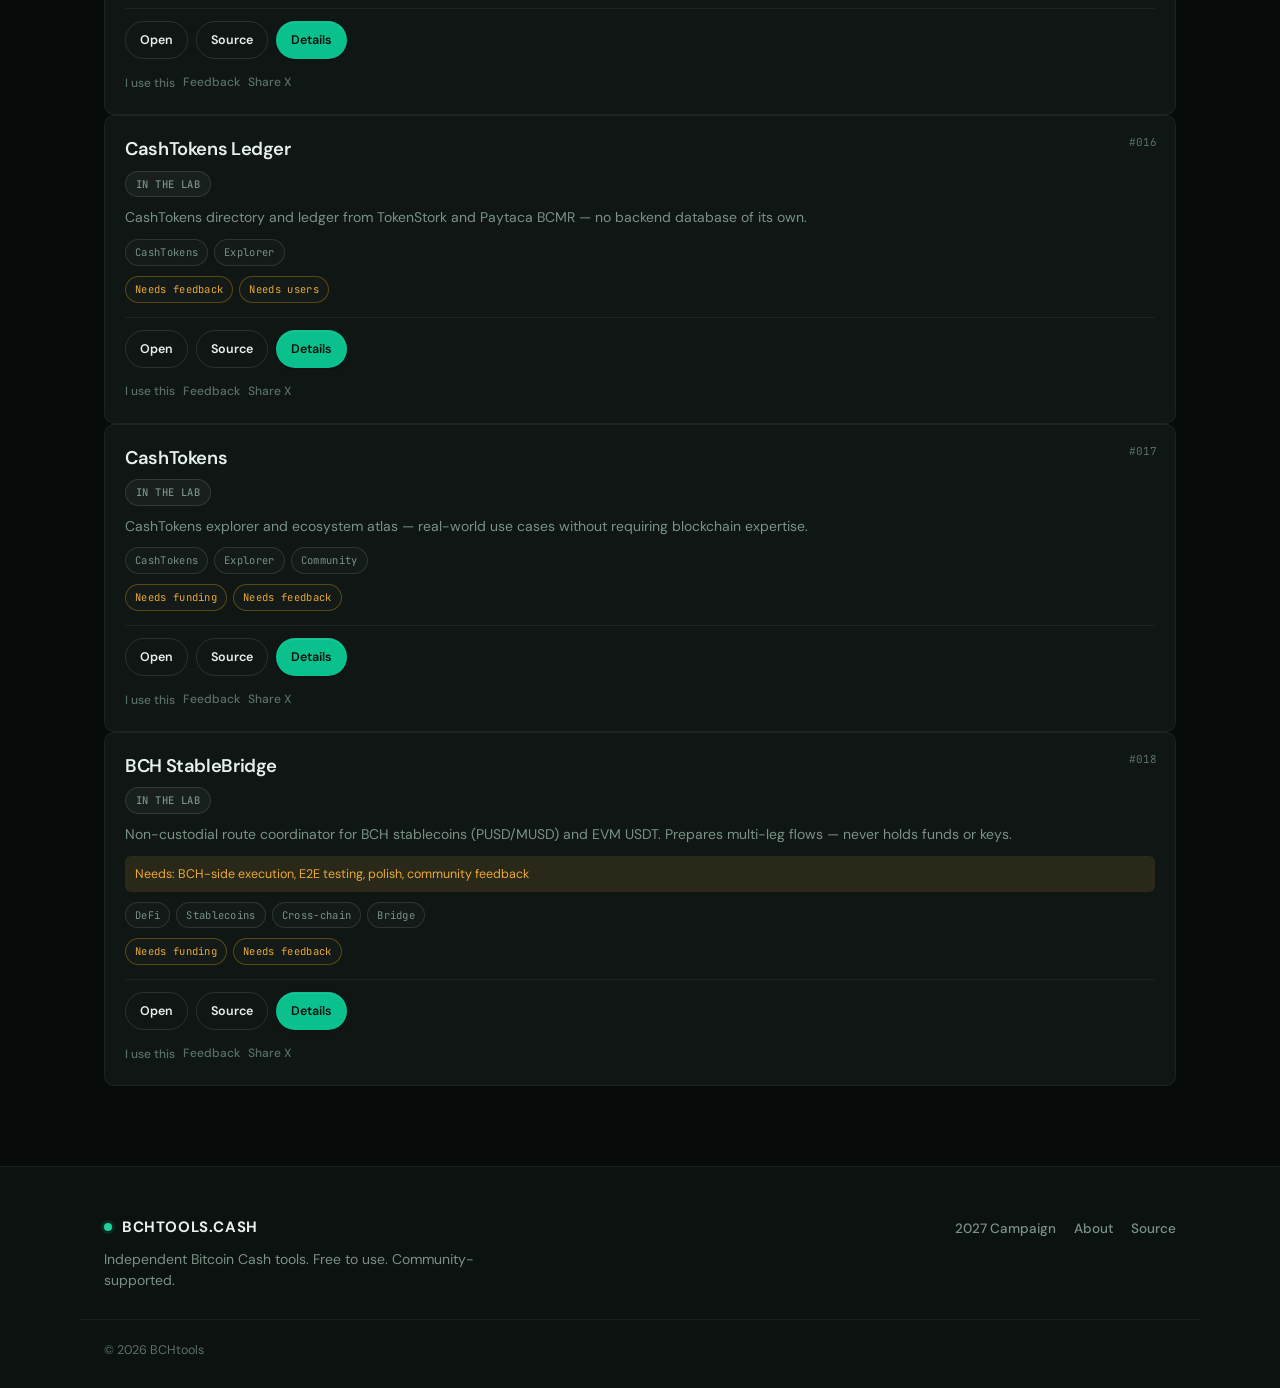
<file: tools.html>
<!DOCTYPE html>
<html lang="en">
<head>
<meta charset="UTF-8">
<meta name="viewport" content="width=device-width, initial-scale=1.0">

<link rel="icon" href="favicon.svg" type="image/svg+xml">
<link rel="alternate icon" href="favicon.svg">
<meta name="theme-color" content="#06100c">
<meta name="author" content="alberdioni8406">
<meta name="twitter:card" content="summary_large_image">
<meta name="twitter:site" content="@alberdioni8406_">
<meta name="twitter:creator" content="@alberdioni8406_">
<meta property="og:site_name" content="BCHtools.cash">
<meta property="og:type" content="website">
<meta property="og:locale" content="en_US">
<link rel="me" href="https://x.com/alberdioni8406_">
<link rel="me" href="https://t.me/alberdioni8406">
<link rel="me" href="https://github.com/alberdioni8406">
<meta name="twitter:title" content="The Tools — BCHtools.cash">
<meta name="twitter:description" content="Browse finished, nearly finished, beta, and in-lab Bitcoin Cash tools.">
<meta name="twitter:url" content="https://bchtools.cash/tools.html">
<title>The Tools — BCHtools.cash</title>
<meta property="og:description" content="Browse finished, nearly finished, beta, and in-lab Bitcoin Cash tools.">
<meta property="og:title" content="The Tools — BCHtools.cash">
<meta name="description" content="Full collection of independent Bitcoin Cash tools. Filter by status and category. Open what is live. Inspect what is open source.">
<link rel="stylesheet" href="css/main.css">
<meta property="og:url" content="https://bchtools.cash/tools.html">

<meta property="og:image" content="https://bchtools.cash/og-image.png">
<meta property="og:image:secure_url" content="https://bchtools.cash/og-image.png">
<meta property="og:image:type" content="image/png">
<meta property="og:image:width" content="1200">
<meta property="og:image:height" content="630">
<meta property="og:image:alt" content="BCHtools.cash — Independent Bitcoin Cash tools">
<meta name="twitter:image" content="https://bchtools.cash/og-image.png">
<meta name="twitter:image:alt" content="BCHtools.cash — Independent Bitcoin Cash tools">

</head>
<body>
<header class="site-nav">
  <div class="nav-inner">
    <a href="index.html" class="brand"><span class="cursor"></span> BCHTOOLS</a>
    <nav>
      <ul class="nav-links" id="navLinks">
        <li><a href="index.html">Home</a></li>
        <li><a href="tools.html" class="active">The Tools</a></li>
        <li><a href="finished.html">Finished</a></li>
        <li><a href="lab.html">In the Lab</a></li>
        <li><a href="awaiting.html">Awaiting Signal</a></li>
        <li><a href="cashrush.html">CASHRUSH</a></li>
        <li><a href="campaign.html">2027 Campaign</a></li>
        <li><a href="about.html">About</a></li>
      </ul>
    </nav>
    <div style="display:flex;align-items:center;gap:10px;">
      <a href="campaign.html" class="nav-cta">2027 Campaign</a>
      <button class="nav-toggle" id="navToggle" aria-label="Menu">☰</button>
    </div>
  </div>
</header>
<main>
  <div class="page-header">
    <div class="wrap">
      <div class="page-num">02 // THE TOOLS</div>
      <h1>The full collection</h1>
      <p class="lede">Every tool in the universe. Filter by status or category. Open what is live. Inspect what is open source.</p>
    </div>
  </div>
  <section>
    <div class="wrap">
      <div class="filter-bar">
        <div class="filter-group" id="filterStatus">
          <button class="chip active" data-value="all">All</button>
          <button class="chip" data-value="finished">Finished</button>
          <button class="chip" data-value="nearly-finished">Nearly Finished</button>
          <button class="chip" data-value="beta">Beta</button>
          <button class="chip" data-value="in-development">In the Lab</button>
        </div>
        <div class="filter-group" id="filterCategory">
          <button class="chip active" data-value="all">All categories</button>
          <button class="chip" data-value="main">Ecosystem</button>
          <button class="chip" data-value="defi">DeFi</button>
          <button class="chip" data-value="community">Community</button>
          <button class="chip" data-value="games">Games</button>
        </div>
        <input type="search" class="search-input" id="searchInput" placeholder="Search…" aria-label="Search">
      </div>
      <div class="result-count" id="resultCount"></div>
      <div class="project-grid" id="projectGrid"></div>
    </div>
  </section>
</main>
<div class="modal-overlay" id="modalOverlay">
  <div class="modal" role="dialog" aria-modal="true">
    <button class="modal-close" id="modalClose" aria-label="Close">✕</button>
    <div id="modalContent"></div>
  </div>
</div>
<footer>
  <div class="wrap footer-inner">
    <div class="footer-brand">
      <div class="brand"><span class="cursor"></span> BCHTOOLS.CASH</div>
      <p class="footer-note">Independent Bitcoin Cash tools. Free to use. Community-supported.</p>
    </div>
    <ul class="footer-links">
      <li><a href="campaign.html">2027 Campaign</a></li>
      <li><a href="about.html">About</a></li>
      <li><a href="https://github.com/alberdioni8406/bchhub" target="_blank" rel="noopener">Source</a></li>
    </ul>
  </div>
  <div class="wrap footer-bottom">© <span id="year"></span> BCHtools</div>
</footer>
<script src="js/data.js"></script>
<script src="js/common.js"></script>
<script>
BCH.boot();
const state = { status: "all", category: "all", query: "" };
function matches(p) {
  if (state.status !== "all" && p.status !== state.status) return false;
  if (state.category !== "all" && p.category !== state.category) return false;
  if (state.query) {
    const q = state.query.toLowerCase();
    const hay = (p.name + " " + p.description + " " + (p.tags||[]).join(" ")).toLowerCase();
    if (!hay.includes(q)) return false;
  }
  return true;
}
function render() {
  const filtered = PROJECTS.filter(matches);
  BCH.renderGrid("projectGrid", filtered);
  document.getElementById("resultCount").textContent = filtered.length + " of " + PROJECTS.length + " tools";
}
function wire(id, key) {
  const c = document.getElementById(id);
  c.addEventListener("click", e => {
    const btn = e.target.closest(".chip");
    if (!btn) return;
    c.querySelectorAll(".chip").forEach(x => x.classList.remove("active"));
    btn.classList.add("active");
    state[key] = btn.dataset.value;
    render();
  });
}
wire("filterStatus", "status");
wire("filterCategory", "category");
document.getElementById("searchInput").addEventListener("input", e => {
  state.query = e.target.value.trim();
  render();
});
render();
</script>
</body>
</html>
</file>
<file: css/main.css>
/* ============================================================
   BCHTOOLS.CASH — VISUAL SYSTEM
   Premium · Independent · Bitcoin Cash
   Inspired by clarity of bitcoiniscash.org & restraint of bch-1.org
   Identity remains BCHtools — not a clone.
   ============================================================ */

@import url('https://fonts.googleapis.com/css2?family=DM+Sans:ital,opsz,wght@0,9..40,400;0,9..40,500;0,9..40,600;0,9..40,700;1,9..40,400&family=JetBrains+Mono:wght@400;500;600&family=Instrument+Serif:ital@0;1&display=swap');

:root {
  /* Surfaces */
  --bg: #070b09;
  --bg-elevated: #0c1210;
  --panel: #0f1613;
  --panel-hover: #141c18;
  --panel-2: #121a16;

  /* Brand — refined BCH green */
  --green: #0ac18e;
  --green-bright: #1ad4a0;
  --green-soft: rgba(10, 193, 142, 0.12);
  --green-mid: rgba(10, 193, 142, 0.22);
  --green-line: rgba(10, 193, 142, 0.35);

  /* Accents */
  --amber: #e8a838;
  --amber-soft: rgba(232, 168, 56, 0.12);
  --cyan: #22b8cf;
  --danger: #e03131;

  /* Ink */
  --ink: #e8f0eb;
  --ink-secondary: #a8bdb2;
  --ink-dim: #7a9186;
  --ink-faint: #5a7066;
  --ink-inverse: #06100c;

  /* Lines & depth */
  --line: rgba(232, 240, 235, 0.06);
  --line-strong: rgba(232, 240, 235, 0.12);
  --shadow-sm: 0 1px 2px rgba(0, 0, 0, 0.35);
  --shadow-md: 0 8px 24px rgba(0, 0, 0, 0.35);
  --shadow-lg: 0 16px 48px rgba(0, 0, 0, 0.45);

  /* Geometry */
  --radius: 10px;
  --radius-sm: 6px;
  --radius-lg: 14px;
  --radius-pill: 999px;

  /* Type */
  --font-display: "Instrument Serif", Georgia, "Times New Roman", serif;
  --font-body: "DM Sans", system-ui, -apple-system, sans-serif;
  --font-mono: "JetBrains Mono", ui-monospace, monospace;

  /* Layout */
  --wrap: 1120px;
  --nav-h: 64px;
}

*, *::before, *::after { box-sizing: border-box; }
html { scroll-behavior: smooth; }
@media (prefers-reduced-motion: reduce) {
  html { scroll-behavior: auto; }
  *, *::before, *::after {
    animation-duration: 0.01ms !important;
    transition-duration: 0.01ms !important;
  }
}

main, .site-nav, footer, .modal-overlay { position: relative; z-index: 1; }

body {
  margin: 0;
  min-height: 100vh;
  background: var(--bg);
  color: var(--ink);
  font-family: var(--font-body);
  font-size: 16px;
  line-height: 1.6;
  -webkit-font-smoothing: antialiased;
  -moz-osx-font-smoothing: grayscale;
}

/* 3D BCH globe backdrop — single image, soft, non-repeating */
body::before {
  content: "";
  pointer-events: none;
  position: fixed;
  inset: 0;
  z-index: 0;
  background-color: var(--bg);
  background-image: url("../assets/bch-globe-bg.jpg");
  background-repeat: no-repeat;
  background-position: center 18%;
  background-size: min(920px, 110vw) auto;
  opacity: 0.45;
}
body::after {
  content: "";
  pointer-events: none;
  position: fixed;
  inset: 0;
  z-index: 0;
  background: linear-gradient(
    180deg,
    rgba(7, 11, 9, 0.55) 0%,
    rgba(7, 11, 9, 0.82) 42%,
    rgba(7, 11, 9, 0.94) 100%
  );
}

a { color: inherit; text-decoration: none; }
button { font-family: inherit; cursor: pointer; border: none; background: none; color: inherit; }
img { max-width: 100%; display: block; }
:focus-visible {
  outline: 2px solid var(--green-bright);
  outline-offset: 3px;
}

.wrap {
  position: relative;
  z-index: 1;
  max-width: var(--wrap);
  margin: 0 auto;
  padding: 0 24px;
}

/* ========== NAV ========== */
.site-nav {
  position: sticky;
  top: 0;
  z-index: 100;
  height: var(--nav-h);
  background: rgba(7, 11, 9, 0.85);
  backdrop-filter: blur(16px) saturate(1.2);
  -webkit-backdrop-filter: blur(16px) saturate(1.2);
  border-bottom: 1px solid var(--line);
}

.nav-inner {
  max-width: var(--wrap);
  margin: 0 auto;
  padding: 0 24px;
  height: 100%;
  display: flex;
  align-items: center;
  justify-content: space-between;
  gap: 16px;
}

.brand {
  font-family: var(--font-body);
  font-size: 15px;
  font-weight: 700;
  letter-spacing: 0.04em;
  color: var(--ink);
  display: flex;
  align-items: center;
  gap: 10px;
  flex-shrink: 0;
}
.brand .cursor {
  width: 8px;
  height: 8px;
  border-radius: 50%;
  background: var(--green-bright);
  box-shadow: 0 0 0 3px var(--green-soft);
  animation: pulse-dot 2.4s ease-in-out infinite;
}
@keyframes pulse-dot {
  0%, 100% { opacity: 1; transform: scale(1); }
  50% { opacity: 0.7; transform: scale(0.92); }
}

.nav-links {
  display: flex;
  flex-wrap: wrap;
  align-items: center;
  gap: 2px 4px;
  list-style: none;
  margin: 0;
  padding: 0;
}
.nav-links a {
  font-size: 13px;
  font-weight: 500;
  color: var(--ink-dim);
  padding: 8px 10px;
  border-radius: var(--radius-sm);
  transition: color 0.15s, background 0.15s;
}
.nav-links a:hover {
  color: var(--ink);
  background: var(--green-soft);
}
.nav-links a.active {
  color: var(--green-bright);
  background: var(--green-soft);
}

.nav-cta {
  font-size: 12.5px;
  font-weight: 600;
  letter-spacing: 0.02em;
  padding: 9px 16px;
  border-radius: var(--radius-pill);
  background: var(--green);
  color: var(--ink-inverse);
  transition: background 0.15s, transform 0.15s;
  white-space: nowrap;
}
.nav-cta:hover {
  background: var(--green-bright);
  transform: translateY(-1px);
}

.nav-toggle {
  display: none;
  font-size: 22px;
  color: var(--ink);
  padding: 8px;
  line-height: 1;
}

@media (max-width: 960px) {
  .nav-toggle { display: block; }
  .nav-links {
    display: none;
    position: absolute;
    top: var(--nav-h);
    left: 0;
    right: 0;
    flex-direction: column;
    align-items: stretch;
    gap: 0;
    padding: 12px 16px 20px;
    background: rgba(7, 11, 9, 0.98);
    border-bottom: 1px solid var(--line);
    box-shadow: var(--shadow-md);
  }
  .nav-links.open { display: flex; }
  .nav-links a {
    padding: 14px 12px;
    font-size: 15px;
    border-radius: var(--radius-sm);
  }
  .nav-cta { display: none; }
}

/* ========== TYPOGRAPHY ========== */
h1, h2, h3, h4 {
  margin: 0 0 0.5em;
  font-weight: 600;
  line-height: 1.2;
  color: var(--ink);
  letter-spacing: -0.02em;
}
h1 {
  font-family: var(--font-display);
  font-size: clamp(2.25rem, 5vw, 3.5rem);
  font-weight: 400;
  letter-spacing: -0.03em;
  line-height: 1.12;
}
h2 {
  font-family: var(--font-display);
  font-size: clamp(1.6rem, 3.2vw, 2.25rem);
  font-weight: 400;
}
h3 { font-size: 1.125rem; font-weight: 600; }
h4 { font-size: 0.95rem; font-weight: 600; }

.accent { color: var(--green-bright); }
.eyebrow {
  font-family: var(--font-mono);
  font-size: 11px;
  font-weight: 500;
  letter-spacing: 0.12em;
  text-transform: uppercase;
  color: var(--green-bright);
  margin: 0 0 12px;
}
.lede {
  font-size: 1.125rem;
  line-height: 1.65;
  color: var(--ink-secondary);
  max-width: 38em;
  margin: 0 0 1em;
}
.page-num {
  font-family: var(--font-mono);
  font-size: 12px;
  letter-spacing: 0.1em;
  color: var(--ink-faint);
  margin-bottom: 10px;
}

/* ========== BUTTONS ========== */
.btn {
  display: inline-flex;
  align-items: center;
  justify-content: center;
  gap: 8px;
  font-family: var(--font-body);
  font-size: 14px;
  font-weight: 600;
  padding: 12px 20px;
  border-radius: var(--radius-pill);
  border: 1px solid transparent;
  transition: background 0.15s, border-color 0.15s, color 0.15s, transform 0.15s, box-shadow 0.15s;
  white-space: nowrap;
  cursor: pointer;
  text-decoration: none;
}
.btn:hover { transform: translateY(-1px); }
.btn:active { transform: translateY(0); }

.btn-primary {
  background: var(--green);
  color: var(--ink-inverse);
  box-shadow: 0 1px 0 rgba(255,255,255,0.08) inset, var(--shadow-sm);
}
.btn-primary:hover {
  background: var(--green-bright);
  box-shadow: var(--shadow-md);
}

.btn-ghost {
  background: transparent;
  border-color: var(--line-strong);
  color: var(--ink);
}
.btn-ghost:hover {
  border-color: var(--green-line);
  background: var(--green-soft);
  color: var(--green-bright);
}

.btn-amber {
  background: var(--amber-soft);
  border-color: rgba(232, 168, 56, 0.35);
  color: var(--amber);
}
.btn-amber:hover {
  background: rgba(232, 168, 56, 0.2);
}

.btn-sm {
  font-size: 12.5px;
  padding: 8px 14px;
}

.hero-actions {
  display: flex;
  flex-wrap: wrap;
  gap: 12px;
  margin-top: 8px;
}
.mt-16 { margin-top: 16px; }
.mt-24 { margin-top: 24px; }

/* ========== HERO ========== */
.hero {
  position: relative;
  padding: 72px 0 56px;
  overflow: hidden;
}
.hero-grid {
  display: none; /* drop old CRT grid */
}
.hero .wrap { position: relative; z-index: 1; }
.hero h1 {
  margin-bottom: 20px;
  max-width: 14em;
}
.hero .lede {
  margin-bottom: 28px;
  max-width: 36em;
}

.stat-strip {
  display: grid;
  grid-template-columns: repeat(4, 1fr);
  gap: 12px;
  margin-top: 40px;
  padding: 20px;
  background: var(--panel);
  border: 1px solid var(--line);
  border-radius: var(--radius-lg);
}
.stat-cell {
  text-align: center;
  padding: 8px 4px;
}
.stat-cell .num {
  font-family: var(--font-display);
  font-size: clamp(1.5rem, 3vw, 2rem);
  font-weight: 400;
  color: var(--ink);
  line-height: 1.1;
}
.stat-cell .label {
  font-family: var(--font-mono);
  font-size: 10px;
  letter-spacing: 0.1em;
  text-transform: uppercase;
  color: var(--ink-faint);
  margin-top: 6px;
}
@media (max-width: 640px) {
  .stat-strip { grid-template-columns: repeat(2, 1fr); }
  .hero { padding: 48px 0 40px; }
}

/* ========== SECTIONS ========== */
section {
  position: relative;
  z-index: 1;
  padding: 56px 0;
}
section + section {
  border-top: 1px solid var(--line);
}

.page-header {
  padding: 56px 0 32px;
  border-bottom: 1px solid var(--line);
}
.page-header h1 { margin-bottom: 12px; }

.signal-block {
  max-width: 40em;
}
.signal-block p {
  color: var(--ink-secondary);
  margin: 0 0 12px;
  font-size: 1.05rem;
}

/* ========== PIPELINE / STATUS ========== */
.pipeline-stages {
  display: flex;
  flex-wrap: wrap;
  gap: 10px;
  margin: 28px 0 24px;
}
.stage-pill {
  display: inline-flex;
  align-items: center;
  gap: 8px;
  padding: 10px 16px;
  border-radius: var(--radius-pill);
  border: 1px solid var(--line-strong);
  background: var(--panel);
  color: var(--ink-dim);
  text-decoration: none;
  font-size: 13px;
  font-weight: 500;
  transition: border-color 0.15s, color 0.15s, background 0.15s;
}
.stage-pill:hover {
  border-color: var(--green-line);
  color: var(--ink);
  background: var(--panel-hover);
}
.stage-pill.stage-done {
  background: var(--green-soft);
  border-color: var(--green-line);
  color: var(--green-bright);
}
.stage-check { font-size: 12px; }
.stage-count {
  margin-left: 2px;
  padding: 2px 8px;
  border-radius: var(--radius-pill);
  background: rgba(255, 255, 255, 0.06);
  font-family: var(--font-mono);
  font-size: 11px;
  color: var(--ink);
}

.status-cards {
  display: grid;
  grid-template-columns: repeat(3, 1fr);
  gap: 14px;
  margin-top: 8px;
}
@media (max-width: 800px) {
  .status-cards { grid-template-columns: 1fr; }
}
.status-card {
  background: var(--panel);
  border: 1px solid var(--line);
  border-radius: var(--radius);
  padding: 24px 22px;
  text-decoration: none;
  color: inherit;
  transition: border-color 0.2s, transform 0.2s, box-shadow 0.2s, background 0.2s;
}
.status-card:hover {
  border-color: var(--green-line);
  background: var(--panel-hover);
  transform: translateY(-2px);
  box-shadow: var(--shadow-md);
}
.status-card-label {
  font-family: var(--font-mono);
  font-size: 11px;
  letter-spacing: 0.1em;
  color: var(--green-bright);
  margin-bottom: 10px;
}
.status-card-value {
  font-family: var(--font-display);
  font-size: 2.25rem;
  font-weight: 400;
  color: var(--ink);
  line-height: 1.1;
  margin-bottom: 10px;
}
.status-card p {
  font-size: 14px;
  margin: 0;
  color: var(--ink-dim);
  line-height: 1.5;
}

/* ========== PATH CARDS ========== */
.path-grid {
  display: grid;
  grid-template-columns: repeat(3, 1fr);
  gap: 14px;
  margin-top: 28px;
}
@media (max-width: 900px) {
  .path-grid { grid-template-columns: repeat(2, 1fr); }
}
@media (max-width: 560px) {
  .path-grid { grid-template-columns: 1fr; }
}
.path-card {
  display: block;
  background: var(--panel);
  border: 1px solid var(--line);
  border-radius: var(--radius);
  padding: 24px 22px;
  transition: border-color 0.2s, transform 0.2s, box-shadow 0.2s, background 0.2s;
}
.path-card:hover {
  border-color: var(--green-line);
  background: var(--panel-hover);
  transform: translateY(-3px);
  box-shadow: var(--shadow-md);
}
.path-id {
  font-family: var(--font-mono);
  font-size: 11px;
  letter-spacing: 0.08em;
  color: var(--ink-faint);
  margin-bottom: 12px;
}
.path-card h3 {
  margin: 0 0 8px;
  font-size: 1.1rem;
}
.path-card p {
  margin: 0;
  font-size: 14px;
  color: var(--ink-dim);
  line-height: 1.5;
}

/* ========== PROJECT CARDS ========== */
.card-grid {
  display: grid;
  grid-template-columns: repeat(auto-fill, minmax(300px, 1fr));
  gap: 16px;
  margin-top: 24px;
}

.card {
  position: relative;
  background: var(--panel);
  border: 1px solid var(--line);
  border-radius: var(--radius);
  padding: 22px 20px 18px;
  display: flex;
  flex-direction: column;
  gap: 10px;
  transition: border-color 0.2s, transform 0.2s, box-shadow 0.2s, background 0.2s;
}
.card:hover {
  border-color: var(--green-line);
  background: var(--panel-hover);
  transform: translateY(-3px);
  box-shadow: var(--shadow-md);
}
.card-id {
  position: absolute;
  top: 18px;
  right: 18px;
  font-family: var(--font-mono);
  font-size: 11px;
  color: var(--ink-faint);
}
.card h3 {
  margin: 0;
  padding-right: 48px;
  font-size: 1.15rem;
  font-weight: 600;
}
.card > p {
  margin: 0;
  font-size: 14px;
  color: var(--ink-dim);
  line-height: 1.55;
  flex: 1;
}
.card-needs {
  font-size: 12.5px;
  color: var(--amber);
  background: var(--amber-soft);
  border-radius: var(--radius-sm);
  padding: 8px 10px;
}

.card-tags {
  display: flex;
  flex-wrap: wrap;
  gap: 6px;
}
.tag {
  font-family: var(--font-mono);
  font-size: 10.5px;
  letter-spacing: 0.03em;
  padding: 4px 9px;
  border-radius: var(--radius-pill);
  border: 1px solid var(--line-strong);
  color: var(--ink-dim);
  background: rgba(255, 255, 255, 0.02);
}

.card-actions {
  display: flex;
  flex-wrap: wrap;
  gap: 8px;
  margin-top: 4px;
  padding-top: 12px;
  border-top: 1px solid var(--line);
}
.card-participate {
  display: flex;
  flex-wrap: wrap;
  gap: 8px;
  align-items: center;
}
.btn-use, .btn-part {
  font-size: 12px;
  font-weight: 500;
  color: var(--ink-faint);
  padding: 4px 0;
  transition: color 0.15s;
}
.btn-use:hover, .btn-part:hover { color: var(--green-bright); }

/* Badges */
.badge {
  display: inline-flex;
  align-items: center;
  font-family: var(--font-mono);
  font-size: 10.5px;
  font-weight: 500;
  letter-spacing: 0.04em;
  text-transform: uppercase;
  padding: 4px 10px;
  border-radius: var(--radius-pill);
  width: fit-content;
}
.badge-finished {
  background: var(--green-soft);
  color: var(--green-bright);
  border: 1px solid var(--green-line);
}
.badge-nearly-finished {
  background: rgba(34, 184, 207, 0.12);
  color: var(--cyan);
  border: 1px solid rgba(34, 184, 207, 0.3);
}
.badge-beta {
  background: var(--amber-soft);
  color: var(--amber);
  border: 1px solid rgba(232, 168, 56, 0.3);
}
.badge-in-development,
.badge-experimental {
  background: rgba(255, 255, 255, 0.04);
  color: var(--ink-dim);
  border: 1px solid var(--line-strong);
}

/* ========== FEATURED ========== */
.featured-panel {
  margin-top: 20px;
}
.featured-inner {
  display: grid;
  grid-template-columns: 1.4fr auto;
  gap: 24px;
  align-items: start;
  background: linear-gradient(145deg, var(--green-soft), var(--panel) 50%);
  border: 1px solid var(--green-line);
  border-radius: var(--radius-lg);
  padding: 28px 26px;
  box-shadow: var(--shadow-sm);
}
@media (max-width: 640px) {
  .featured-inner { grid-template-columns: 1fr; }
}
.featured-inner h3 { margin: 8px 0 10px; font-size: 1.35rem; }
.featured-inner p { margin: 0 0 16px; color: var(--ink-secondary); font-size: 15px; }

/* ========== FILTERS / TOOLS PAGE ========== */
.filters {
  display: flex;
  flex-wrap: wrap;
  gap: 10px;
  margin: 20px 0;
  align-items: center;
}
.filters input[type="search"],
.filters select {
  font-family: var(--font-body);
  font-size: 14px;
  padding: 10px 14px;
  border-radius: var(--radius-sm);
  border: 1px solid var(--line-strong);
  background: var(--panel);
  color: var(--ink);
  min-width: 0;
}
.filters input[type="search"] {
  flex: 1;
  min-width: 180px;
}
.filters input:focus,
.filters select:focus {
  outline: none;
  border-color: var(--green-line);
  box-shadow: 0 0 0 3px var(--green-soft);
}
.filter-chip {
  font-size: 12.5px;
  font-weight: 500;
  padding: 8px 14px;
  border-radius: var(--radius-pill);
  border: 1px solid var(--line-strong);
  background: var(--panel);
  color: var(--ink-dim);
  cursor: pointer;
  transition: all 0.15s;
}
.filter-chip:hover,
.filter-chip.active {
  border-color: var(--green-line);
  background: var(--green-soft);
  color: var(--green-bright);
}

/* ========== CAMPAIGN ========== */
.campaign-section {
  background: linear-gradient(180deg, rgba(10, 193, 142, 0.06), transparent 50%);
}
.campaign-grid {
  display: grid;
  grid-template-columns: 1.15fr 1fr;
  gap: 18px;
  margin-top: 28px;
}
@media (max-width: 860px) {
  .campaign-grid { grid-template-columns: 1fr; }
}
.campaign-card {
  background: var(--panel);
  border: 1px solid var(--line);
  border-radius: var(--radius);
  padding: 28px 24px;
}
.campaign-card.campaign-primary {
  border-color: var(--green-line);
  background: linear-gradient(160deg, var(--green-soft), var(--panel) 60%);
}
.campaign-badge {
  display: inline-block;
  font-family: var(--font-mono);
  font-size: 10px;
  letter-spacing: 0.1em;
  text-transform: uppercase;
  color: var(--ink-inverse);
  background: var(--green-bright);
  padding: 5px 12px;
  border-radius: var(--radius-pill);
  font-weight: 700;
  margin-bottom: 14px;
}
.campaign-meta {
  display: flex;
  gap: 28px;
  margin-top: 18px;
  flex-wrap: wrap;
}
.campaign-meta .meta-label {
  display: block;
  font-family: var(--font-mono);
  font-size: 11px;
  color: var(--ink-faint);
  margin-bottom: 4px;
}
.campaign-meta strong {
  font-family: var(--font-display);
  font-size: 1.6rem;
  font-weight: 400;
  color: var(--green-bright);
}
.budget-list {
  list-style: none;
  margin: 12px 0 0;
  padding: 0;
  max-height: 340px;
  overflow-y: auto;
}
.budget-list li {
  display: flex;
  justify-content: space-between;
  gap: 12px;
  padding: 10px 0;
  border-bottom: 1px solid var(--line);
  font-size: 14px;
  color: var(--ink-dim);
}
.budget-list li strong {
  color: var(--ink);
  font-family: var(--font-mono);
  font-size: 13px;
  white-space: nowrap;
}
.cost-note {
  font-size: 13px;
  color: var(--ink-faint);
  margin: 0;
}

/* ========== WHY / ABOUT ========== */
.why-grid {
  display: grid;
  grid-template-columns: repeat(2, 1fr);
  gap: 14px;
  margin-top: 24px;
}
@media (max-width: 640px) {
  .why-grid { grid-template-columns: 1fr; }
}
.why-card {
  background: var(--panel);
  border: 1px solid var(--line);
  border-radius: var(--radius);
  padding: 22px 20px;
}
.why-card h4 {
  margin: 0 0 8px;
  color: var(--ink);
}
.why-card p {
  margin: 0;
  font-size: 14px;
  color: var(--ink-dim);
}

/* ========== MODAL ========== */
.modal-overlay {
  position: fixed;
  inset: 0;
  z-index: 200;
  background: rgba(3, 6, 5, 0.75);
  backdrop-filter: blur(6px);
  display: none;
  align-items: center;
  justify-content: center;
  padding: 24px;
}
.modal-overlay.open { display: flex; }
.modal {
  position: relative;
  width: min(560px, 100%);
  max-height: min(85vh, 720px);
  overflow-y: auto;
  background: var(--bg-elevated);
  border: 1px solid var(--line-strong);
  border-radius: var(--radius-lg);
  padding: 28px 26px;
  box-shadow: var(--shadow-lg);
}
.modal-close {
  position: absolute;
  top: 14px;
  right: 14px;
  width: 36px;
  height: 36px;
  border-radius: 50%;
  font-size: 16px;
  color: var(--ink-dim);
  background: var(--panel);
  border: 1px solid var(--line);
  transition: color 0.15s, background 0.15s;
}
.modal-close:hover {
  color: var(--ink);
  background: var(--panel-hover);
}

/* ========== FOOTER ========== */
footer {
  position: relative;
  z-index: 1;
  margin-top: 24px;
  padding: 48px 0 28px;
  border-top: 1px solid var(--line);
  background: var(--bg-elevated);
}
.footer-inner {
  display: flex;
  flex-wrap: wrap;
  justify-content: space-between;
  gap: 28px;
  margin-bottom: 28px;
}
.footer-brand .brand {
  margin-bottom: 10px;
}
.footer-note {
  margin: 0;
  font-size: 14px;
  color: var(--ink-dim);
  max-width: 28em;
  line-height: 1.5;
}
.footer-links {
  display: flex;
  flex-wrap: wrap;
  gap: 8px 18px;
  list-style: none;
  margin: 0;
  padding: 0;
}
.footer-links a {
  font-size: 13.5px;
  font-weight: 500;
  color: var(--ink-dim);
  transition: color 0.15s;
}
.footer-links a:hover { color: var(--green-bright); }
.footer-bottom {
  font-size: 12.5px;
  color: var(--ink-faint);
  padding-top: 20px;
  border-top: 1px solid var(--line);
}

/* ========== UTILITIES ========== */
.empty-state {
  text-align: center;
  padding: 48px 20px;
  color: var(--ink-dim);
  border: 1px dashed var(--line-strong);
  border-radius: var(--radius);
}

/* Donation blocks (if any remain on pages) */
.donation-box {
  background: var(--panel);
  border: 1px solid var(--line);
  border-radius: var(--radius);
  padding: 20px;
}
.donation-address {
  font-family: var(--font-mono);
  font-size: 12.5px;
  word-break: break-all;
  padding: 12px;
  background: var(--bg);
  border-radius: var(--radius-sm);
  border: 1px solid var(--line);
  color: var(--ink-secondary);
}

/* Selection */
::selection {
  background: var(--green-mid);
  color: var(--ink);
}


/* ========== SATOSHI / QUOTE BANDS ========== */
.quote-band {
  position: relative;
  z-index: 1;
  padding: 48px 0;
  border-top: 1px solid var(--line);
  border-bottom: 1px solid var(--line);
  background: linear-gradient(180deg, rgba(10, 193, 142, 0.06), transparent 70%);
}
.quote-band blockquote {
  margin: 0 auto;
  max-width: 42em;
  text-align: center;
  font-family: var(--font-display);
  font-size: clamp(1.25rem, 2.8vw, 1.65rem);
  font-weight: 400;
  line-height: 1.45;
  color: var(--ink);
  letter-spacing: -0.01em;
}
.quote-band blockquote p {
  margin: 0 0 16px;
}
.quote-band cite {
  display: block;
  font-family: var(--font-mono);
  font-size: 12px;
  font-style: normal;
  letter-spacing: 0.08em;
  text-transform: uppercase;
  color: var(--green-bright);
}
.quote-band .quote-source {
  display: block;
  margin-top: 6px;
  font-family: var(--font-body);
  font-size: 13px;
  color: var(--ink-faint);
  letter-spacing: 0;
  text-transform: none;
}

/* Brand stickers */
.bch-mark {
  display: inline-flex;
  align-items: center;
  gap: 10px;
}
.bch-mark img {
  width: 28px;
  height: 28px;
  flex-shrink: 0;
}
.brand img.bch-nav-mark {
  width: 26px;
  height: 26px;
  margin-right: 2px;
}
.hero-brand-row {
  display: flex;
  flex-wrap: wrap;
  align-items: center;
  gap: 16px 24px;
  margin-bottom: 20px;
}
.hero-brand-row img.bch-hero-logo {
  height: 36px;
  width: auto;
  opacity: 0.95;
}
.sticker-row {
  display: flex;
  flex-wrap: wrap;
  align-items: center;
  gap: 16px 28px;
  margin-top: 28px;
  padding-top: 24px;
  border-top: 1px solid var(--line);
}
.sticker-row img {
  height: 40px;
  width: auto;
  opacity: 0.85;
  transition: opacity 0.15s;
}
.sticker-row img:hover { opacity: 1; }
.sticker-row .sticker-note {
  font-size: 13px;
  color: var(--ink-faint);
  max-width: 16em;
  line-height: 1.4;
}
.footer-brand .bch-footer-mark {
  display: block;
  width: 28px;
  height: 28px;
  margin-top: 14px;
  opacity: 0.7;
}
</file>
